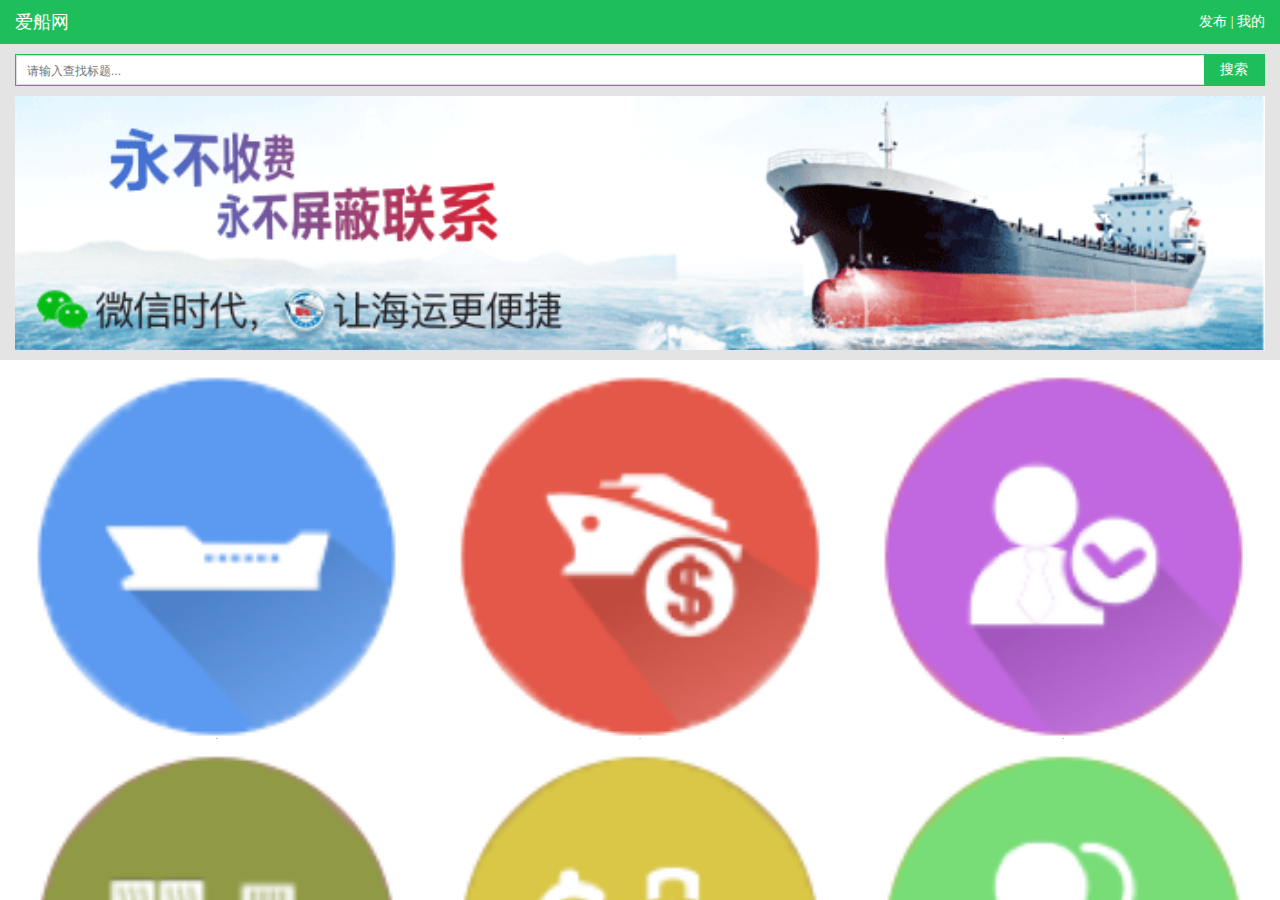
<file: aichuang/index.html>
<!DOCTYPE html>
<html lang="en">
<head>
  <meta charset="UTF-8">
  <meta name="viewport" content="width=device-width">
  <meta name="MobileOptimized" content="420">
  <meta name="apple-mobile-web-app-capable" content="yes"/>
  <meta name="mobile-web-app-capable" content="yes">
  <meta http-equiv="X-UA-Compatible" content="IE=edge,chrome=1">
  <meta name="apple-mobile-web-app-status-bar-style" content="black-translucent"/>
  <meta name="screen-orientation" content="portrait">
  <meta name="x5-orientation" content="portrait">
  <meta name="renderer" content="webkit">
  <title>爱船网</title>
  <style>
    * {
      margin: 0;
      padding: 0;
      border: 0;
    }

    *, :after, :before {
      box-sizing: border-box;
    }

    body {
      font-family: 微软雅黑;
    }

    html {
      font-size: 1px;
    }

    a {
      text-decoration: none;
      color: #000;
    }

    button, input, select, textarea {
      margin: 0;
      outline-offset: 0;
      outline-style: none;
      outline-width: 0;
      -webkit-font-smoothing: inherit;
      background-image: none;
      -webkit-appearance: none !important;
    }

    .clearfix:after {
      content: '';
      display: table;
      line-height: 0;
      clear: both;
    }

    .lt {
      float: left;
    }

    .rt {
      float: right;
    }

    .row {
      display: -webkit-box;
      display: -moz-flex;
      display: -ms-flexbox;
      display: flex;
      width: 100%;
    }

    .col {
      -webkit-box-flex: 1;
      -moz-flex: 1;
      -ms-flex: 1;
      flex: 1;
      display: block;
      width: 100%;
      text-align: center;
    }

    .col-33 {
      -webkit-box-flex: 0;
      -moz-flex: 0 0 33.3333%;
      -ms-flex: 0 0 33.3333%;
      flex: 0 0 33.3333%;
      max-width: 33.3333%;
    }

    .col-25 {
      -webkit-box-flex: 0;
      -moz-flex: 0 0 25%;
      -ms-flex: 0 0 25%;
      flex: 0 0 25%;
      max-width: 25%;
    }

    .l-boat-header {
      line-height: 44px;
      font-size: 18rem;
      padding: 0 15px;
      background-color: #1ebf5a;
      color: #fff;
      position: absolute;
      top: 0;
      left: 0;
      right: 0;
      width: auto;
      height: auto;
    }

    .l-boat-content {
      position: absolute;
      width: auto;
      height: auto;
      overflow: scroll;
      left: 0;
      right: 0;
      top: 44px;
      bottom:0;
    }

    .l-boat-footer {
      width: 100%;
      height: 64px;
      text-align: center;
      background-color: #ffffff;
      color: #636363;
    }

    .l-boat-header .lt, .l-boat-header .rt {
      display: inline-block;
    }

    .l-boat-title {
      padding: 10px 15px;
      background-color: #e4e4e4;
      color: #fff;
    }

    .l-boat-title .title_search {
      position: relative;
      border: 1px solid #1ebf5a;
    }

    .l-boat-title .search_text {
      width: 100%;
      padding: 2px 60px 0 10px;
      border-radius: 3px;
      border: 1px solid #ddd;
      display: block;
      height: 30px;
      color: #111;
      vertical-align: middle;
      line-height: 14px;
      font-size: 12px;
    }

    .l-boat-title .search_button {
      border: none;
      position: absolute;
      right: 0;
      top: 0;
      width: 60px;
      height: 100%;
      font-size: 14rem;
      background-color: #1ebf5a;
      text-align: center;
      line-height: 30px;
    }

    .l-boat-tab {
      text-align: center;
      background-color: #fff;
    }

    .l-boat-tab > .tab_row {
      text-align: center;
      padding: 15px 5px;
    }

    .l-boat-tab .col{
      padding: 0 30px;
    }
    .l-boat-tab img{
      width: 100%;
    }

    .l-boat-table {
      background-color: #fff;
      margin-top: 10px;
    }

    .l-boat-table .table_title {
      font-size: 14px;
      height: 15px;
      display: table;
      width: 100%;
      line-height: 1;
      padding: 15px;
      border-bottom: 1px solid #bbb;
    }

    .l-boat-table .table_title .title_1,
    .l-boat-table .table_title .title_2 {
      display: table-cell;
      vertical-align: middle;
    }

    .l-boat-table .table_title .title_1 {
      width: 3px;
      border-radius: 2px;
      background-color: #619de0;
      top: 0;
      position: relative;
    }

    .l-boat-table .table_title .title_2 {
      padding-left: 5px;
      float: left;
    }

    .l-boat-load-more {
      margin: 10px;
      text-align: center;
      color: #6f6f6f;
    }

    .table_content_1 ,
    .table_content_3{
      padding: 0 15px;
    }

    .table_content_1 .line,
    .table_content_3 .line {
      padding: 10px 0;
    }

    .table_content_1 .line:nth-child(n+2),
    .table_content_3 .line:nth-child(n+2) {
      border-top: 1px solid #dadada;
    }

    .table_content_1 .line img {
      display: inline-block;
      width: 70px;
      height: 70px;
      float: left;
    }

    .table_content_1 .line .text {
      margin-left: 80px;
      color: #656565;
      padding: 2px 0;
    }

    .table_content_1 .line .text_1 {
      font-size: 14rem;
      padding-bottom: 3px;
    }

    .table_content_1 .line .text_2 {
      white-space: normal;
      font-size: 12rem;
      height: 42px;
      line-height: 14px;
      word-wrap: break-word;
      word-break: break-all;
      overflow: hidden;
    }
    .table_content_3 .line img {
      display: inline-block;
      width: 70px;
      height: 50px;
      float: right;
    }
    .table_content_3 .line .text {
      margin-right: 80px;
      color: #656565;
      padding: 2px 0;
      height: 50px;
      position: relative;
    }
    .table_content_3 .line .text_1,
    .table_content_3 .line .text_2{
      overflow: hidden;
      text-overflow: ellipsis;
      white-space: nowrap;
    }
    .table_content_3 .line .text_1 {
      font-size: 14rem;
      padding-bottom: 3px;
      color: #000;
    }

    .table_content_3 .line .text_2 {
      position: absolute;
      bottom: 0;
      width: 100%;
      font-size: 12rem;
    }

    .table_content_2 {
      border-bottom: 1px solid #bbb;
      padding: 0 15px;
      color: #e4e4e4;
    }

    .table_content_2 .tab_row .col {
      padding: 10px;
    }
    .table_content_2 .tab_row .col img {
      height: 35px;
    }
    .table_content_2 .tab_row .col span {
      display: block;
      color: #5d5d5d;
    }
    .table_content_2 .tab_row:nth-child(n+2) {
      border-top: 1px solid #bbb;
    }

    .table_content_2 .tab_row:first-child .col {
      border-left: 1px solid #bbb;
    }

    .table_content_2 .tab_row:first-child .col:last-child {
      border-right: 1px solid #bbb;
    }

    .table_content_2 .tab_row:nth-child(n+2) .col {
      border-left: 1px solid #bbb;
    }

    .table_content_2 .tab_row:nth-child(n+2) .col:last-child {
      border-right: 1px solid #bbb;
    }
  </style>
</head>
<body style="background-color: #e4e4e4;">
<div class="l-boat-header clearfix">
  <span class="lt">爱船网</span>
  <span class="rt" style="font-size:14rem">发布 | 我的</span>
</div>
<div class="l-boat-content">
  <div class="l-boat-title">
    <div class="title_search">
      <input type="text" placeholder="请输入查找标题..." class="search_text" style="">
      <span class="search_button">搜索</span>
    </div>
    <img src="img/top_banner.png" style="width: 100%;margin-top: 10px;" alt="">
  </div>
  <section class="l-boat-tab">
    <div class="tab_row row">
      <a href="javascript:void(0);" class="col col-33">
        <img src="img/tab_1.png" alt="">
        <span>空船</span>
      </a>
      <a href="javascript:void(0);" class="col col-33">
        <img src="img/tab_2.png" alt="">
        <span>买船</span>
      </a>
      <a href="javascript:void(0);" class="col col-33">
        <img src="img/tab_3.png" alt="">
        <span>求职</span>
      </a>
    </div>
    <div class="tab_row row" style="padding-top: 0;">
      <a href="javascript:void(0);" class="col col-33">
        <img src="img/tab_4.png" alt="">
        <span>货盘</span>
      </a>
      <a href="javascript:void(0);" class="col col-33">
        <img src="img/tab_5.png" alt="">
        <span>卖船</span>
      </a>
      <a href="javascript:void(0);" class="col col-33">
        <img src="img/tab_6.png" alt="">
        <span>招聘</span>
      </a>
    </div>
  </section>
  <section class="l-boat-table">
    <p class="table_title">
      <i class="title_1"></i>
      <span class="title_2">推荐海运信息</span>
    </p>
    <div class="table_content_1">
      <div class="line clearfix">
        <img src="img/content_1_1.png" alt="">
        <div class="text">
          <p class="text_1">空船</p>
          <p class="text_2">空船海运出港信息咨询,海运港口数据化管理货船租赁,费用咨询,范围介绍等,海港城市地点分布图...</p>
        </div>
      </div>
      <div class="line clearfix">
        <img src="img/content_1_2.png" alt="">
        <div class="text">
          <p class="text_1">货盘</p>
          <p class="text_2">货盘仓库,货盘堆放管理。管理者人员名单信息。库存数据管理,交接人员出库，核对信息数据，出库管理。</p>
        </div>
      </div>
      <div class="line clearfix">
        <img src="img/content_1_3.png" alt="">
        <div class="text">
          <p class="text_1">求职</p>
          <p class="text_2">求职信息发布,求职者学历,工作经验所有信息,求职需求...</p>
        </div>
      </div>
      <div class="line clearfix">
        <img src="img/content_1_4.png" alt="">
        <div class="text">
          <p class="text_1">货盘租船</p>
          <p class="text_2">货盘租船,5000吨外贸货船,散货船,集装船舶,远近距离续航船舶...</p>
        </div>
      </div>
      <div class="line clearfix">
        <img src="img/content_1_5.png" alt="">
        <div class="text">
          <p class="text_1">船舶出售</p>
          <p class="text_2">2011日本造KASARMAX 07111826重散货船,载重83,494DWT。吃水ON14.6M...</p>
        </div>
      </div>
      <div class="line clearfix">
        <img src="img/content_1_6.png" alt="">
        <div class="text">
          <p class="text_1">出航信息</p>
          <p class="text_2">南昌号出航马六甲海峡,持续续航抵达欧洲,环太平洋航行46万海里...</p>
        </div>
      </div>
    </div>
  </section>
  <section class="l-boat-table">
    <p class="table_title">
      <i class="title_1"></i>
      <span class="title_2">海运工具</span>
    </p>
    <div class="table_content_2">
      <div class="tab_row row">
        <a href="javascript:void(0);" class="col col-25">
          <img src="img/content_2_1.png" alt="">
          <span>船位查询</span>
        </a>
        <a href="javascript:void(0);" class="col col-25">
          <img src="img/content_2_2.png" alt="">
          <span>台风查询</span>
        </a>
        <a href="javascript:void(0);" class="col col-25">
          <img src="img/content_2_3.png" alt="">
          <span>长江水位</span>
        </a>
        <a href="javascript:void(0);" class="col col-25">
          <img src="img/content_2_4.png" alt="">
          <span>航次计算</span>
        </a>
      </div>
      <div class="tab_row row">
        <a href="javascript:void(0);" class="col col-25">
          <img src="img/content_2_5.png" alt="">
          <span>海员证书</span>
        </a>
        <a href="javascript:void(0);" class="col col-25">
          <img src="img/content_2_6.png" alt="">
          <span>海员成绩</span>
        </a>
        <a href="javascript:void(0);" class="col col-25">
          <img src="img/content_2_7.png" alt="">
          <span>培训机构</span>
        </a>
        <a href="javascript:void(0);" class="col col-25">
          <img src="img/content_2_8.png" alt="">
          <span>海员外派</span>
        </a>
      </div>
    </div>
    <p style="height: 15px;"></p>
  </section>
  <section class="l-boat-table">
    <p class="table_title">
      <i class="title_1"></i>
      <span class="title_2">热点海运新闻</span>
    </p>
    <div class="table_content_3">
      <div class="line clearfix">
        <img src="img/content_3_1.png" alt="">
        <div class="text">
          <p class="text_1">海运部通知</p>
          <p class="text_2">2017年7月12日</p>
        </div>
      </div>
      <div class="line clearfix">
        <img src="img/content_3_2.png" alt="">
        <div class="text">
          <p class="text_1">欧盟海运联合经济</p>
          <p class="text_2">2017年7月12日</p>
        </div>
      </div>
      <div class="line clearfix">
        <img src="img/content_3_3.png" alt="">
        <div class="text">
          <p class="text_1">国内有名的海运公司排行榜</p>
          <p class="text_2">2017年7月12日</p>
        </div>
      </div>
    </div>
  </section>
  <div class="l-boat-load-more">
    加载更多
  </div>
  <div class="l-boat-footer">
    <img src="img/foot_icon.png" style="width: 100%;margin-top: 5px;" alt="">
    <p>沪ICP备14027757号</p>
  </div>
</div>

</body>
</html>
</file>
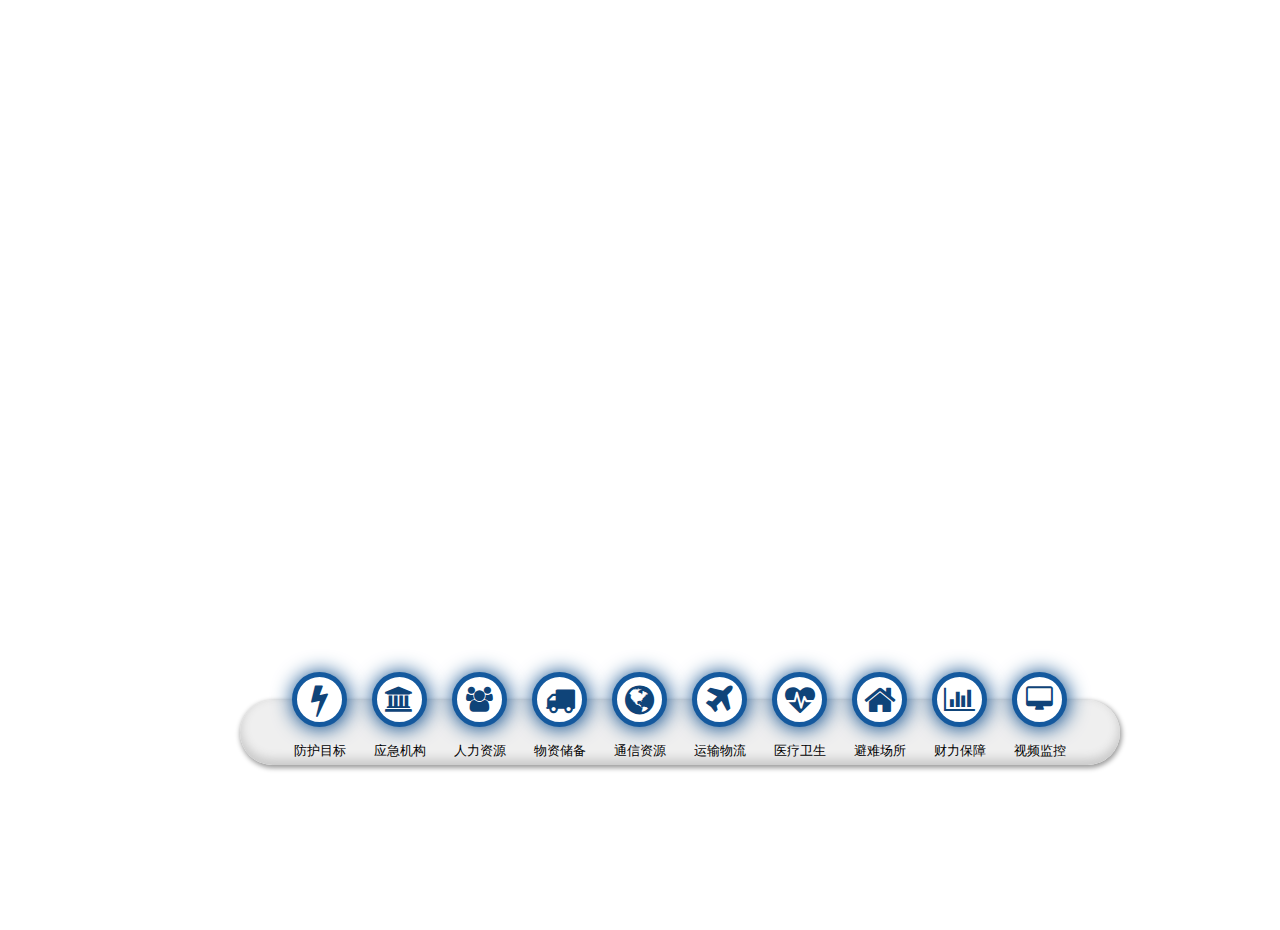
<file: ditu/index.html>
<!DOCTYPE html>
<html lang="en">
<head>
    <meta charset="UTF-8">
    <title>ditu</title>

    <link rel="stylesheet" href="https://maxcdn.bootstrapcdn.com/font-awesome/4.7.0/css/font-awesome.min.css">
    <style>
        *, :before, :after {
            box-sizing: border-box;
            margin: 0;
            padding: 0;
        }

        html, body {
            margin: 0;
            padding: 0;
            height: 100%;
        }

        ul, li {
            list-style: none;
        }

        .map {
            height: 100%;
        }

        .container {
            width: 85%;
            height: 85%;
            margin: auto;
            margin-top: 30px;
            position: relative;
        }

        .plugIn {
            position: absolute;
            bottom: 30px;
            left: 50%;
            margin-left: -400px;
            height: 65px;
        }

        .plugIn:after {
            content: '';
            display: table;
            clear: both;
        }

        .plugIn .plugIn-list {
            height: 100%;
            border-radius: 60px;
            background-color: rgba(234, 234, 234, 0.74);
            box-shadow: 1px 2px 5px 1px #9c9c9c, inset 0 -5px 10px 1px #cacaca;
            padding: 0 40px;
        }

        .plugIn .plugIn-list > li {
            float: left;
            width: 80px;
            text-align: center;
            font-size: 13px;
            height: 100%;
            padding-top: 42px;
            position: relative;
        }

        .plugIn .plugIn-list > li.active > i {
            color: #fff;
            background: linear-gradient(#2f83d8, #053769);
            line-height: 55px;
            border: 0;
        }

        .plugIn .plugIn-list > li > i {
            box-shadow: 1px 1px 20px 1px #0a4b8c;
            width: 55px;
            height: 55px;
            border-radius: 30px;
            background-color: #fff;
            position: absolute;
            top: -28px;
            left: 50%;
            margin-left: -28px;
            cursor: pointer;
            font-size: 34px;
            color: #0f4479;
            border: 5px solid #14599e;
            line-height: 46px;
        }

        .plugIn .plugIn-box {
            position: absolute;
            bottom: 108px;
            min-width: 100%;
            background-color: rgba(255, 255, 255, 0.74);
            box-shadow: 1px 2px 5px 1px #9c9c9c, inset 0 -5px 10px 1px #cacaca;
            border-radius: 3px;
            padding: 5px 10px;
            display: none;
        }

        .plugIn .plugIn-box > li {
            line-height: 1.7;
            border-radius: 2px;
            font-size: 12px;
            margin-bottom: 5px;
            cursor: pointer;
            white-space: nowrap;
            text-align: left;
            padding: 0 5px;
        }

        .plugIn .plugIn-box > li:hover,
        .plugIn .plugIn-box > li.active {
            background-color: #2b67ad;
            color: #fff;
        }

        .plugIn .plugIn-box:after {
            content: '';
            width: 0;
            height: 0;
            border-style: solid;
            border-width: 8px 7px 0 7px;
            border-color: #b9b9b9 transparent transparent transparent;
            position: absolute;
            bottom: -8px;
            margin-left: -7px;
        }
    </style>
</head>
<body>
<div class="container">
    <div id="map" class="map"></div>
    <div class="plugIn">
        <ul class="plugIn-list">
            <li data-v="shield" class="noList">
                <i class="fa fa-bolt"></i>
                <span>防护目标</span>
            </li>
            <li data-v="alarm">
                <ul class="plugIn-box">
                    <li>党政军机关</li>
                    <li>学校</li>
                    <li>公众聚集场所</li>
                    <li>重要场所</li>
                    <li>在建工程施工场所</li>
                    <li>公路基础设施</li>
                    <li>水运基础交通设施</li>
                    <li>水利设施</li>
                    <li>电力基础设施</li>
                    <li>石油天然气设施</li>
                    <li>领导机构</li>
                    <li>办事机构</li>
                    <li>指挥和综合协调机构</li>
                </ul>
                <i class="fa fa-university" style="font-size: 25px;"></i>
                <span>应急机构</span></li>
            <li data-v="reunion">
                <ul class="plugIn-box">
                    <li>专家</li>
                    <li>军队</li>
                    <li>武警</li>
                    <li>公安警察</li>
                    <li>专业救援队伍</li>
                </ul>
                <i class="fa fa-users" style="font-size: 25px;"></i>
                <span>人力资源</span>
            </li>
            <li data-v="plumbering">
                <ul class="plugIn-box">
                    <li>战略性储备物资</li>
                    <li>专用应急物资及储备</li>
                    <li>基本生活保障物资</li>
                    <li>应急装备</li>
                </ul>
                <i style="font-size: 30px;" class="fa fa-truck"></i>
                <span>物资储备</span>
            </li>
            <li data-v="earth-globe">
                <ul class="plugIn-box">
                    <li>通信网</li>
                    <li>通信保障机构</li>
                    <li>通信设备</li>
                </ul>
                <i class="fa fa-globe"></i>
                <span>通信资源</span>
            </li>
            <li data-v="travel">
                <ul class="plugIn-box">
                    <li>运输站场</li>
                    <li>运输设备</li>
                    <li>运输保障机构</li>
                </ul>
                <i class="fa fa-plane"></i>
                <span>运输物流</span>
            </li>
            <li data-v="hospital">
                <ul class="plugIn-box">
                    <li>医疗机构</li>
                    <li>疾病预防控制中心</li>
                    <li>卫生监督所</li>
                    <li>医学科学研究机构</li>
                    <li>医疗设备和药品</li>
                    <li>其他医疗卫生资源</li>
                </ul>
                <i class="fa fa-heartbeat" style="font-size: 30px;"></i>
                <span>医疗卫生</span>
            </li>
            <li data-v="shelter">
                <ul class="plugIn-box">
                    <li>避难场所</li>
                    <li>人防工程</li>
                </ul>
                <i class="fa fa-home"></i>
                <span>避难场所</span>
            </li>
            <li data-v="refund">
                <ul class="plugIn-box">
                    <li>专项应急资金</li>
                    <li>募捐资金</li>
                    <li>应急保障</li>
                </ul>
                <i class="fa fa-bar-chart" style="font-size: 27px;"></i>
                <span>财力保障</span>
            </li>
            <li data-v="desktop" class="noList">
                <i style="font-size: 25px;" class="fa fa-desktop"></i>
                <span>视频监控</span>
            </li>
        </ul>
    </div>
    <div id="r-result"></div>
</div>

<script src="https://code.jquery.com/jquery-1.12.4.min.js"
        integrity="sha256-ZosEbRLbNQzLpnKIkEdrPv7lOy9C27hHQ+Xp8a4MxAQ=" crossorigin="anonymous"></script>
<script type="text/javascript" src="http://api.map.baidu.com/api?v=2.0&ak=KIHriAFGf9CvDHA65gvGDuMjpQgvtAyC"></script>
<script type="text/javascript" src="index.js"></script>
</body>
</html>
</file>
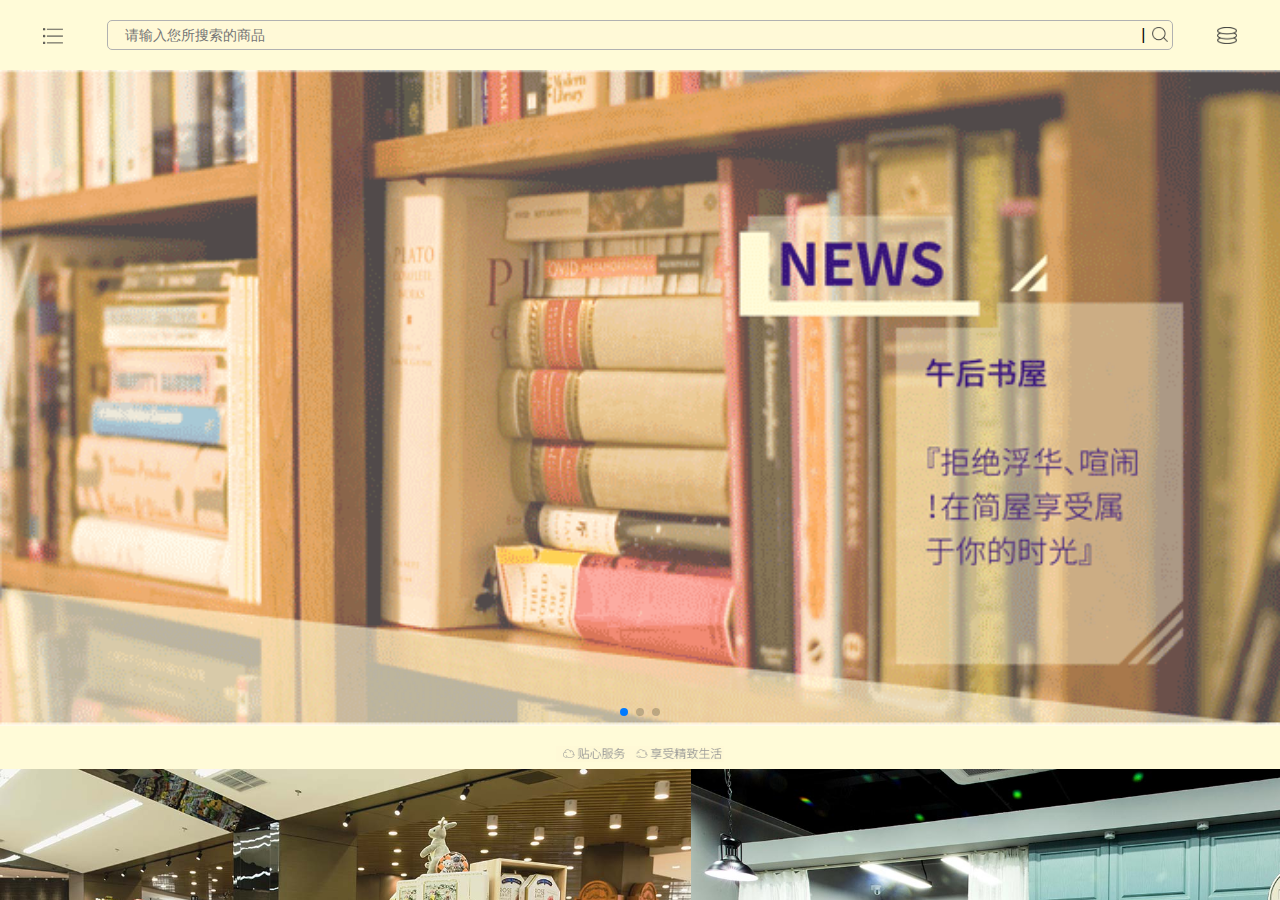
<file: xiaduxiaozhen/index.html>
<!DOCTYPE html>
<html lang="en">
<head>
    <meta charset="utf-8">
    <meta name="viewport" content="width=device-width,initial-scale=1.0">
    <meta name="MobileOptimized" content="420">
    <meta name="apple-mobile-web-app-capable" content="yes"/>
    <meta name="mobile-web-app-capable" content="yes">
    <meta http-equiv="X-UA-Compatible" content="IE=edge,chrome=1">
    <meta name="apple-mobile-web-app-status-bar-style" content="black-translucent"/>
    <meta name="screen-orientation" content="portrait">
    <meta name="x5-orientation" content="portrait">
    <meta name="renderer" content="webkit">
    <meta content="telephone=no" name="format-detection">
    <title>味莱超市</title>
    <link rel="stylesheet" href="css/normalize.css">
    <link rel="stylesheet" href="css/index.css">

    <link rel="stylesheet" href="plugin/css/swiper.min.css">
    <script src="plugin/js/jquery-1.12.4.min.js"></script>
    <script src="plugin/js/swiper.min.js"></script>
    <script src="js/global.js"></script>
    <style>
        .weilai-index {
            transition: all .2s ease-in-out;
            position: relative;
            z-index: 2;
        }

        .weilai-index-top {
            padding: 20px 5px;
            display: table;
            width: 100%;
        }

        .weilai-index-top .top_cell {
            display: table-cell;
            text-align: center;
        }

        .weilai-index-top img {
            width: 20px;
            vertical-align: middle;
        }

        .weilai-index .top_cell {
            margin: 0 10px;
            position: relative;
        }

        .weilai-index-top .input_group {
            margin: 0 5px;
        }

        .weilai-index-top input {
            width: 100%;
            height: 30px;
            line-height: 30px;
            border: 1px solid #b1b1b1;
            border-radius: 5px;
            font-size: 16px;
            text-indent: 15px;
            background: #fff9d7;
        }

        .weilai-index-top input::placeholder {
            font-size: 14px;
        }

        .weilai-index-top .input_search {
            position: absolute;
            top: 0;
            line-height: 30px;
            right: 5px;
        }

        .weilai-index-top .input_search img {
            padding: 0px 2px;
            margin: 0 3px 2px 5px;
        }

        .weilai-index-group {
            margin: 15px 0;
        }

        .weilai-index-group .group_title {
            margin: 7px auto;
            display: block;
            height: 16px;
            width: auto;
        }

        .weilai-index-group .group_content_broad {
            overflow-x: scroll;
            overflow-y: hidden;
            white-space: nowrap;
            width: 100%;
            font-size: 0;
        }

        .weilai-index-group .group_content_broad .broad_cell {

        }

        .weilai-index-group .group_content_detail {
            position: relative;
            padding-left: 30%;
            margin-bottom: 15px;
            transition: all .2s ease-in-out;
        }

        .weilai-index-group .detail_cell_img {
            width: 30%;
            position: absolute;
            left: 0;
        }

        .weilai-index-group .detail_cell_box {
            padding: 0 15px;
            border-top: 1px solid #e4a080;
        }

        .weilai-index-group .detail_cell_box_title {
            font-size: 14px;
            color: #e47541;
            padding: 8px 0;
            width: 75%;
            font-weight: 600;
            text-overflow: ellipsis;
            overflow: hidden;
            white-space: nowrap;
        }

        .weilai-index-group .detail_cell_box_text {
            font-size: 10px;
            color: #3c197f;
            line-height: 1.4;
            width: 60%;
        }

        .weilai-index-group .detail_cell_line {
            margin: 10px 20px 0 30px;
            border-top: 1px solid #f7c8b2;

        }

        .weilai-index-group .detail_cell_more {
            width: 25px;
            position: absolute;
            right: 10%;
            top: 50%;
            margin-top: -15px;
            animation: page-li 1.3s cubic-bezier(0.11, -0.62, 1, 1.71) infinite;
        }

        /*user*/
        .weilai-index-user {
            position: absolute;
            top: 0;
            width: 100%;
            height: 100%;
            display: flex;
            flex-direction: column;
        }

        .weilai-index-user-top {
            padding: 50px 0 30px 15px;
            position: relative;
            margin-top: 10px;
        }

        .weilai-index-user-top:after {
            content: '';
            display: inline-block;
            width: 100%;
            height: 100%;
            background: url(image/index/user/top.png) no-repeat;
            background-size: 70%;
            background-position: 125% -15%;
            position: absolute;
            top: 0;
            right: 0;
        }

        .weilai-index-user-top p {
            text-align: right;
            width: 35%;
            line-height: 1.5;
            position: relative;
            z-index: 1;
        }

        .weilai-index-user-top .user-top_name {
            font-size: 20px;
            color: #3b1880;
            font-weight: 600;
        }

        .weilai-index-user-top .user-top_member {
            font-size: 12px;
            color: #e05d27;
        }

        .weilai-index-user-top .user-top_member_icon {
            border-radius: 100px;
            display: inline-block;
            width: 15px;
            height: 15px;
            background-color: #e05d27;
            color: #fff;
            text-align: center;
            line-height: 15px;
            margin-left: 3px;
        }

        .weilai-index-user-type {
            flex: auto;
            display: flex;
            flex-direction: column;
        }

        .weilai-index-user-type li {
            flex: auto;
            border-top: 1px solid #f59a75;
            font-size: 14px;
            color: #616161;
            display: flex;
            justify-content: center;
            flex-direction: column;
            padding-left: 20px;
            transition: all .2s ease-in-out;
        }

        .weilai-index-user-type li.active {
            color: #df5710;
            font-size: 18px;
            background-color: #fffbd8;
            box-shadow: 0 2px 20px 4px #dcac98;
        }

        .weilai-index-user-type img {
            width: 20px;
            vertical-align: middle;
            margin-right: 3px;
        }

        .weilai-index-user-type li.no_border {
            flex: auto;
            border-top: 0;
        }

        .weilai-index-user-type .coupons_number {
            display: inline-block;
            width: 20px;
            height: 20px;
            line-height: 20px;
            border-radius: 100px;
            color: #ffffff;
            background-color: #e22f2f;
            text-align: center;
            margin-left: 50%;
        }

        .weilai-index_user_active {
            transform: scale(0.9) translate(75%);
            height: 100%;
            box-shadow: -2px 0 20px 0 #808080;
            overflow: hidden;
        }

        .weilai-index_user_active .weilai-index-active-background {
            position: absolute;
            top: 0;
            bottom: 0;
            left: 0;
            right: 0;
            z-index: 2;
        }

        .weilai-index_user_active .group_content_broad {
            overflow: hidden;
        }

        @keyframes page-li {
            0% {
                transform: translatex(0)
            }
            50% {
                transform: translatex(-4px)
            }
            100% {
                transform: translatex(0)
            }
        }

        .weilai-index-group .group_content_detail.active {
            transform: scale(0.9);
            box-shadow: 0 1px 20px 1px #c3c3c3;
        }

        .group_content_broad a {
            width: 54%;
            min-height: 130px;
            display: inline-block;
        }
    </style>
    <script>
        $(function () {
            var mySwiper = new Swiper('.swiper-container', {
                loop: true,

                pagination: {
                    el: '.swiper-pagination'
                }
            });
            $('.top_cell_set_active').on('click', function () {
                $('.weilai-index').addClass('weilai-index_user_active');
                $('.weilai-index-user').css('display', '')
            });
            var bg = $('.weilai-index-active-background');
            bg.on('click', function (e) {
                e.stopPropagation();
                $('.weilai-index').removeClass('weilai-index_user_active');
                setTimeout(function () {
                    $('.weilai-index-user').css('display', 'none')
                }, 300)
            });
            bg.on('touchstart touchmove touchend', function (e) {
                e.stopPropagation();
            });
            var typeli = $('.weilai-index-user-type li');
            typeli.on('touchstart', function () {
                $(this).addClass('active')
            });
            typeli.on('touchend', function () {
                $(this).removeClass('active')
            });
            var contentDetail = $('.weilai-index-group .group_content_detail');
            contentDetail.on('touchstart', function () {
                $(this).addClass('active')
            });
            contentDetail.on('touchend', function () {
                $(this).removeClass('active')
            });

        })
    </script>
</head>
<body>
<div class="weilai-container">
    <div class="weilai-index weilai-index-background">
        <div class="weilai-index-active-background"></div>
        <div class="weilai-index-top">
            <div class="top_cell top_cell_set_active">
                <img src="image/index/left-icon.png" alt="">
            </div>
            <div class="top_cell">
                <div class="input_group">
                    <input type="text" placeholder="请输入您所搜索的商品">
                    <span class="input_search">|<img src="image/index/search-icon.png" alt=""></span>
                </div>
            </div>
            <div class="top_cell">
                <img src="image/index/right-icon.png" alt="">
            </div>
        </div>
        <div class="swiper-container">
            <div class="swiper-wrapper">
                <div class="swiper-slide">
                    <img src="image/index/top.png" alt="">
                </div>
                <div class="swiper-slide">
                    <img src="image/index/top.png" alt="">
                </div>
                <div class="swiper-slide">
                    <img src="image/index/top.png" alt="">
                </div>
            </div>
            <div class="swiper-pagination"></div>
        </div>
        <div class="weilai-index-group">
            <img class="group_title" src="image/index/index_15.png" alt="">
            <div class="group_content_broad">
                <a href="">
                    <img class="broad_cell" src="image/1522635987834.jpg" alt="">
                </a>
                <a href=""> <img class="broad_cell" src="image/1522637012402.jpg" alt="">
                </a>
                <a href=""> <img class="broad_cell" src="image/1522637053566.jpg" alt="">
                </a>
                <a href=""> <img class="broad_cell" src="image/1522637068928.jpg" alt="">
                </a>
                <a href=""> <img class="broad_cell" src="image/1522641448109.jpg" alt="">
                </a>
                <a href=""> <img class="broad_cell" src="image/1522641492255.jpg" alt="">
                </a>
                <a href=""> <img class="broad_cell" src="image/1522641600442.jpg" alt="">
                </a>


            </div>
        </div>
        <div class="weilai-index-group">
            <img class="group_title" src="image/index/index_25.png" alt="">
            <div class="group_content_detail">
                <img class="detail_cell_img" src="image/index/index_28.png" alt="">
                <div class="detail_cell_box">
                    <p class="detail_cell_box_title">"夏尔葡萄酒吧餐厅"</p>
                    <p class="detail_cell_box_text">一杯Shiraz葡萄酒，造就一间专业葡萄酒吧餐厅</p>
                    <p class="detail_cell_line"></p>
                </div>
                <img class="detail_cell_more" src="image/index/index_31.png" alt="">
            </div>
            <div class="group_content_detail">
                <img class="detail_cell_img" src="image/index/index_28.png" alt="">
                <div class="detail_cell_box">
                    <p class="detail_cell_box_title">"夏尔葡萄酒吧餐厅"</p>
                    <p class="detail_cell_box_text">一杯Shiraz葡萄酒，造就一间专业葡萄酒吧餐厅</p>
                    <p class="detail_cell_line"></p>
                </div>
                <img class="detail_cell_more" src="image/index/index_31.png" alt="">
            </div>
            <div class="group_content_detail">
                <img class="detail_cell_img" src="image/index/index_28.png" alt="">
                <div class="detail_cell_box">
                    <p class="detail_cell_box_title">"夏尔葡萄酒吧餐厅"</p>
                    <p class="detail_cell_box_text">一杯Shiraz葡萄酒，造就一间专业葡萄酒吧餐厅</p>
                    <p class="detail_cell_line"></p>
                </div>
                <img class="detail_cell_more" src="image/index/index_31.png" alt="">
            </div>
            <div class="group_content_detail">
                <img class="detail_cell_img" src="image/index/index_28.png" alt="">
                <div class="detail_cell_box">
                    <p class="detail_cell_box_title">"夏尔葡萄酒吧餐厅"</p>
                    <p class="detail_cell_box_text">一杯Shiraz葡萄酒，造就一间专业葡萄酒吧餐厅</p>
                    <p class="detail_cell_line"></p>
                </div>
                <img class="detail_cell_more" src="image/index/index_31.png" alt="">
            </div>
            <div class="group_content_detail">
                <img class="detail_cell_img" src="image/index/index_28.png" alt="">
                <div class="detail_cell_box">
                    <p class="detail_cell_box_title">"夏尔葡萄酒吧餐厅"</p>
                    <p class="detail_cell_box_text">一杯Shiraz葡萄酒，造就一间专业葡萄酒吧餐厅</p>
                    <p class="detail_cell_line"></p>
                </div>
                <img class="detail_cell_more" src="image/index/index_31.png" alt="">
            </div>
            <div class="group_content_detail">
                <img class="detail_cell_img" src="image/index/index_28.png" alt="">
                <div class="detail_cell_box">
                    <p class="detail_cell_box_title">"夏尔葡萄酒吧餐厅"</p>
                    <p class="detail_cell_box_text">一杯Shiraz葡萄酒，造就一间专业葡萄酒吧餐厅</p>
                    <p class="detail_cell_line"></p>
                </div>
                <img class="detail_cell_more" src="image/index/index_31.png" alt="">
            </div>
        </div>
    </div>
    <div class="weilai-index-user weilai-index-background" style="display: none">
        <div class="weilai-index-user-top">
            <p class="user-top_name">Maria Elliott</p>
            <p class="user-top_member">
                普通会员
                <span class="user-top_member_icon">v</span></p>
        </div>
        <ul class="weilai-index-user-type">
            <li>
                <a href="vegetables-type.html">
                    <img src="image/index/user/type-icon.png" alt="">
                    商品分类
                </a>
            </li>
            <li>
                <a href="wish-list.html">
                    <img src="image/index/user/wish-icon.png" alt="">
                    心愿单
                </a>
            </li>
            <li>
                <a href="new-goods.html">
                    <img src="image/index/user/new-icon.png" alt="">
                    新商品
                </a>
            </li>
            <li><a href="member-center.html">
                <img src="image/index/user/user-icon.png" alt="">
                会员中心
            </a></li>
            <li class="no_border">
                <a href="member-center.html">
                    <img src="image/index/user/shop-icon.png" alt="">
                    积分商城
                </a></li>
            <li class="no_border">
                <a href="member-center.html">
                    <img src="image/index/user/foot-icon.png" alt="">
                    会员足迹
                </a>
            </li>
            <li>
                <a href="coupons.html">
                    <img src="image/index/user/coupons-icon.png" alt="">
                    优惠券
                    <i class="coupons_number">9</i></a>
            </li>
            <li>
            <span>
                <img src="image/index/user/close-icon.png" alt="">
                注销
            </span></li>
        </ul>
    </div>
</div>
</body>
</html>
</file>
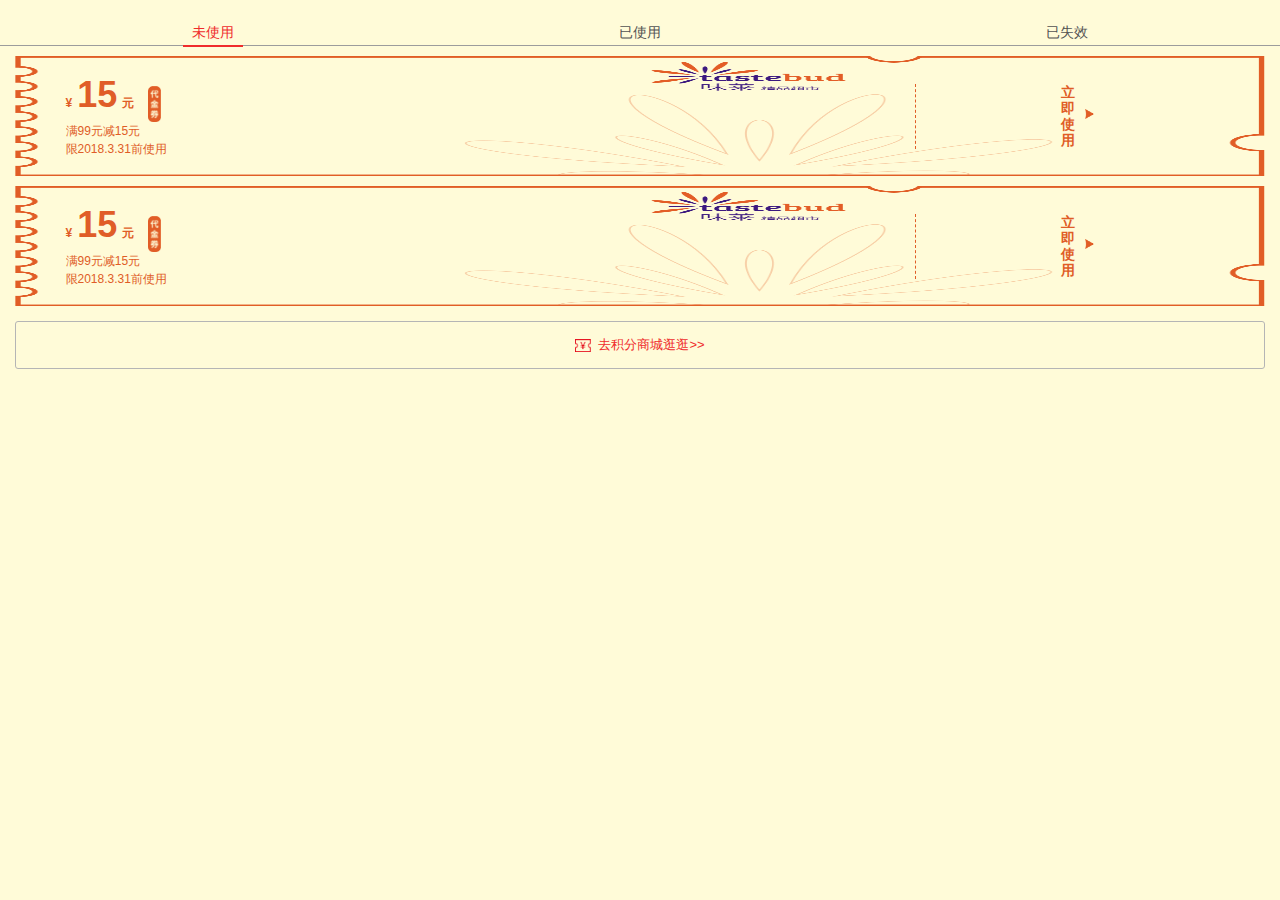
<file: xiaduxiaozhen/coupons.html>
<!DOCTYPE html>
<html lang="en">
<head>
    <meta charset="utf-8">
    <meta name="viewport" content="width=device-width,initial-scale=1.0">
    <meta name="MobileOptimized" content="420">
    <meta name="apple-mobile-web-app-capable" content="yes"/>
    <meta name="mobile-web-app-capable" content="yes">
    <meta http-equiv="X-UA-Compatible" content="IE=edge,chrome=1">
    <meta name="apple-mobile-web-app-status-bar-style" content="black-translucent"/>
    <meta name="screen-orientation" content="portrait">
    <meta name="x5-orientation" content="portrait">
    <meta name="renderer" content="webkit">
    <meta content="telephone=no" name="format-detection">
    <title>优惠券</title>
    <link rel="stylesheet" href="css/normalize.css">
    <link rel="stylesheet" href="css/index.css">
    <link rel="stylesheet" href="plugin/css/rippler.min.css">
    <script src="plugin/js/jquery-1.12.4.min.js"></script>
    <script src="plugin/js/jquery.rippler.min.js"></script>
    <script src="js/global.js"></script>
    <style>
        .weilai-coupons-top {
            display: flex;
            flex-direction: row;
            margin-top: 20px;
            border-bottom: 1px solid #9c9c9c;
        }

        .weilai-coupons-top li {
            flex: auto;
            text-align: center;
            font-size: 14px;
            color: #525252;
            line-height: 1.8;
            position: relative;
        }

        .weilai-coupons-top li.active {
            color: #ef2c2c;
        }

        .weilai-coupons-top li.active:before {
            content: '';
            display: inline-block;
            width: 60px;
            border-bottom: 2px solid #ef2c2c;
            position: absolute;
            bottom: -2px;
            left: 50%;
            margin-left: -30px;
        }

        .weilai-coupons-group {
            display: none;
        }

        .weilai-coupons-group .shop_content_coupons_text {
            width: 70%;
            padding-left: 5px;
        }

        .weilai-coupons-group .shop_content_coupons_use {
            width: 25%;
            text-align: center;
            border-left: 1px dashed;
        }

        .weilai-coupons-group .shop_content_coupons_text .num {
            font-size: 36px;
            margin: 0 5px;
        }

        .weilai-coupons-group .shop_content_coupons_text .price {
            font-weight: 600;
        }

        .weilai-coupons-group .shop_content_coupons_text .icon {
            background: url("image/coupons/icon-active.png") no-repeat;
            background-size: contain;
            width: 15px;
            vertical-align: middle;
            margin-left: 10px;
            height: 3em;
            display: inline-block;
        }

        .weilai-coupons-group.weilai-coupons-group_not_use .shop_content_coupons_text .icon {
            background-image: url("image/coupons/icon.png");
        }

        .weilai-coupons-group .shop_content_coupons_text .text > li {
            line-height: 1.5;
        }

        .weilai-coupons-group .shop_content_coupons_use .use {
            width: 1em;
            font-size: 14px;
            display: inline-block;
            font-weight: 600;
            position: relative;
        }

        .weilai-coupons-group .shop_content_coupons_use .use:after {
            content: '';
            display: inline-block;
            width: 10px;
            height: 10px;
            background-image: url("image/coupons/more-active.png");
            background-repeat: no-repeat;
            -webkit-background-size: contain;
            background-size: contain;
            position: absolute;
            top: 50%;
            right: -20px;
            margin-top: -7px;
        }

        .weilai-coupons-group.weilai-coupons-group_not_use .shop_content_coupons_use .use:after {
            background-image: url("image/coupons/more.png");
        }

        .weilai-coupons-group .shop_content_coupons,
        .weilai-coupons-group .shop_content_buttons {
            display: flex;
            align-items: center;
            justify-content: center;
            flex-direction: column;
        }

        .weilai-coupons-group .shop_content_coupons {
            background-image: url("image/coupons/coupons-active.png");
            background-repeat: no-repeat;
            -webkit-background-size: contain;
            background-size: 100% 100%;
            background-position: center;
            height: 120px;
            padding: 10px 15px;
            flex-direction: row;
            font-size: 12px;
            margin: 10px 0;
        }

        .weilai-coupons-group.weilai-coupons-group_not_use .shop_content_coupons {
            background-image: url("image/coupons/coupons.png");
        }

        .weilai-coupons-group {
            padding: 0 15px;
        }

        .weilai-coupons-group_no_use {
            color: #e05d27;
        }

        .weilai-coupons-group_not_use {
            color: #828282;
        }

        .weilai-coupons-group.active {
            display: block;
        }

        .weilai-coupons-button {
            margin: 15px;
            font-size: 13px;
            color: #ef2c2c;
            text-align: center;
            border: 1px solid #b5b5b5;
            border-radius: 3px;
            line-height: 3.5em;
        }

        .weilai-coupons-button img {
            width: 16px;
            vertical-align: middle;
            margin-right: 7px;
        }
    </style>
    <script>
        $(function () {
            $('.weilai-coupons-top li').click(function () {
                $('.weilai-coupons-top li').removeClass('active');
                $(this).addClass('active');
                $('.weilai-coupons-group').removeClass('active');
                if ($(this).data('type') === 'noUse') {
                    $('.weilai-coupons-group_no_use').addClass('active');
                } else if ($(this).data('type') === 'use') {
                    $('.weilai-coupons-group_use').addClass('active');
                } else {
                    $('.weilai-coupons-group_failure').addClass('active');
                }
            })
        })
    </script>
</head>
<body>
<div class="weilai-container">
    <div class="weilai-coupons weilai-index-background">
        <ul class="weilai-coupons-top">
            <li class="active" data-type="noUse">未使用</li>
            <li data-type="use">已使用</li>
            <li data-type="failure">已失效</li>
        </ul>
        <div class="weilai-coupons-group weilai-coupons-group_no_use active">
            <div class="shop_content_coupons">
                <div class="shop_content_coupons_text">
                    <p class="price">¥<span class="num">15</span>元
                        <i class="icon"></i>
                    </p>
                    <ul class="text">
                        <li>满99元减15元</li>
                        <li>限2018.3.31前使用</li>
                    </ul>
                </div>
                <div class="shop_content_coupons_use">
                        <span class="use">
                            立即使用
                        </span>
                </div>
            </div>
            <div class="shop_content_coupons">
                <div class="shop_content_coupons_text">
                    <p class="price">¥<span class="num">15</span>元
                        <i class="icon"></i>
                    </p>
                    <ul class="text">
                        <li>满99元减15元</li>
                        <li>限2018.3.31前使用</li>
                    </ul>
                </div>
                <div class="shop_content_coupons_use">
                <span class="use">
                    立即使用
                </span>
                </div>
            </div>
        </div>
        <div class="weilai-coupons-group weilai-coupons-group_not_use weilai-coupons-group_use">
            <div class="shop_content_coupons">
                <div class="shop_content_coupons_text">
                    <p class="price">¥<span class="num">15</span>元
                        <i class="icon"></i>
                    </p>
                    <ul class="text">
                        <li>满99元减15元</li>
                        <li>限2018.3.31前使用</li>
                    </ul>
                </div>
                <div class="shop_content_coupons_use">
                        <span class="use">
                            立即使用
                        </span>
                </div>
            </div>
            <div class="shop_content_coupons">
                <div class="shop_content_coupons_text">
                    <p class="price">¥<span class="num">15</span>元
                        <i class="icon"></i>
                    </p>
                    <ul class="text">
                        <li>满99元减15元</li>
                        <li>限2018.3.31前使用</li>
                    </ul>
                </div>
                <div class="shop_content_coupons_use">
                <span class="use">
                    立即使用
                </span>
                </div>
            </div>
        </div>
        <div class="weilai-coupons-group weilai-coupons-group_not_use weilai-coupons-group_failure">
            <div class="shop_content_coupons">
                <div class="shop_content_coupons_text">
                    <p class="price">¥<span class="num">15</span>元
                        <i class="icon"></i>
                    </p>
                    <ul class="text">
                        <li>满99元减15元</li>
                        <li>限2018.3.31前使用</li>
                    </ul>
                </div>
                <div class="shop_content_coupons_use">
                        <span class="use">
                            立即使用
                        </span>
                </div>
            </div>
            <div class="shop_content_coupons">
                <div class="shop_content_coupons_text">
                    <p class="price">¥<span class="num">15</span>元
                        <i class="icon"></i>
                    </p>
                    <ul class="text">
                        <li>满99元减15元</li>
                        <li>限2018.3.31前使用</li>
                    </ul>
                </div>
                <div class="shop_content_coupons_use">
                <span class="use">
                    立即使用
                </span>
                </div>
            </div>
        </div>
        <div class="weilai-coupons-button rippler rippler-default"><img src="image/coupons/yuan.png" alt="">去积分商城逛逛>></div>
    </div>
</div>
</body>
</html>
</file>
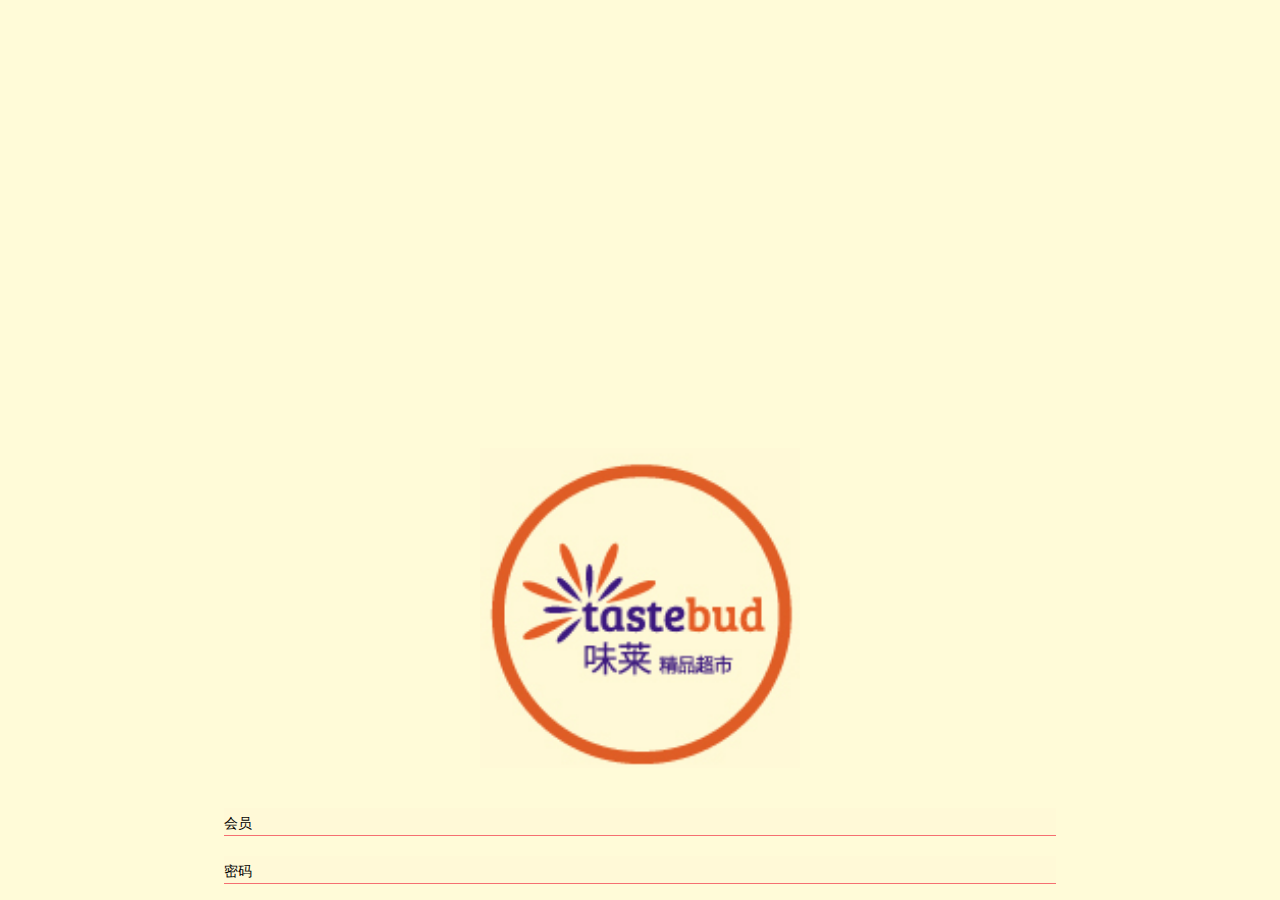
<file: xiaduxiaozhen/login.html>
<!DOCTYPE html>
<html lang="en">
<head>
    <meta charset="utf-8">
    <meta name="viewport" content="width=device-width,initial-scale=1.0">
    <meta name="MobileOptimized" content="420">
    <meta name="apple-mobile-web-app-capable" content="yes"/>
    <meta name="mobile-web-app-capable" content="yes">
    <meta http-equiv="X-UA-Compatible" content="IE=edge,chrome=1">
    <meta name="apple-mobile-web-app-status-bar-style" content="black-translucent"/>
    <meta name="screen-orientation" content="portrait">
    <meta name="x5-orientation" content="portrait">
    <meta name="renderer" content="webkit">
    <meta content="telephone=no" name="format-detection">
    <title>登陆</title>
    <link rel="stylesheet" href="css/normalize.css">
    <link rel="stylesheet" href="css/index.css">
    <link rel="stylesheet" href="plugin/css/rippler.min.css">
    <script src="plugin/js/jquery-1.12.4.min.js"></script>
    <script src="plugin/js/jquery.rippler.min.js"></script>
    <script src="js/global.js"></script>
    <style>
        .weilai-login-icon {
            display: block;
            margin: 35% auto 40px auto;
            width: 25%;
        }

        .weilai-login-group {
            margin: 20px auto;
            width: 65%;
            position: relative;
        }

        .weilai-login-group .login-group_text {
            position: absolute;
            line-height: 30px;
            font-size: 14px;
        }

        .weilai-login-group .login-group_input {
            width: 100%;
            background-color: #fff9d7;
            border-bottom: 1px solid #f56f71;
            line-height: 25px;
            font-size: 16px;
            text-align: center;
            padding: 1px 3em;
            color: #8c8c8c;
        }

        .weilai-login-button {
            margin: 30% auto;
            display: block;
            width: 65%;
            text-align: center;
            padding: 13px;
            background-color: #de5d25;
            color: #fff;
            border-radius: 100px;
        }
    </style>
</head>
<body>
<div class="weilai-container">
    <div class="weilai-login weilai-index-background">
        <img class="weilai-login-icon" src="image/login/login_03.png" alt="">
        <div class="weilai-login-group">
            <span class="login-group_text">会员</span>
            <input class="login-group_input" type="text">
        </div>
        <div class="weilai-login-group">
            <span class="login-group_text">密码</span>
            <input class="login-group_input" type="password">
        </div>
        <div class="weilai-login-button rippler rippler-default">
            登陆
        </div>
    </div>
</div>
</body>
</html>
</file>
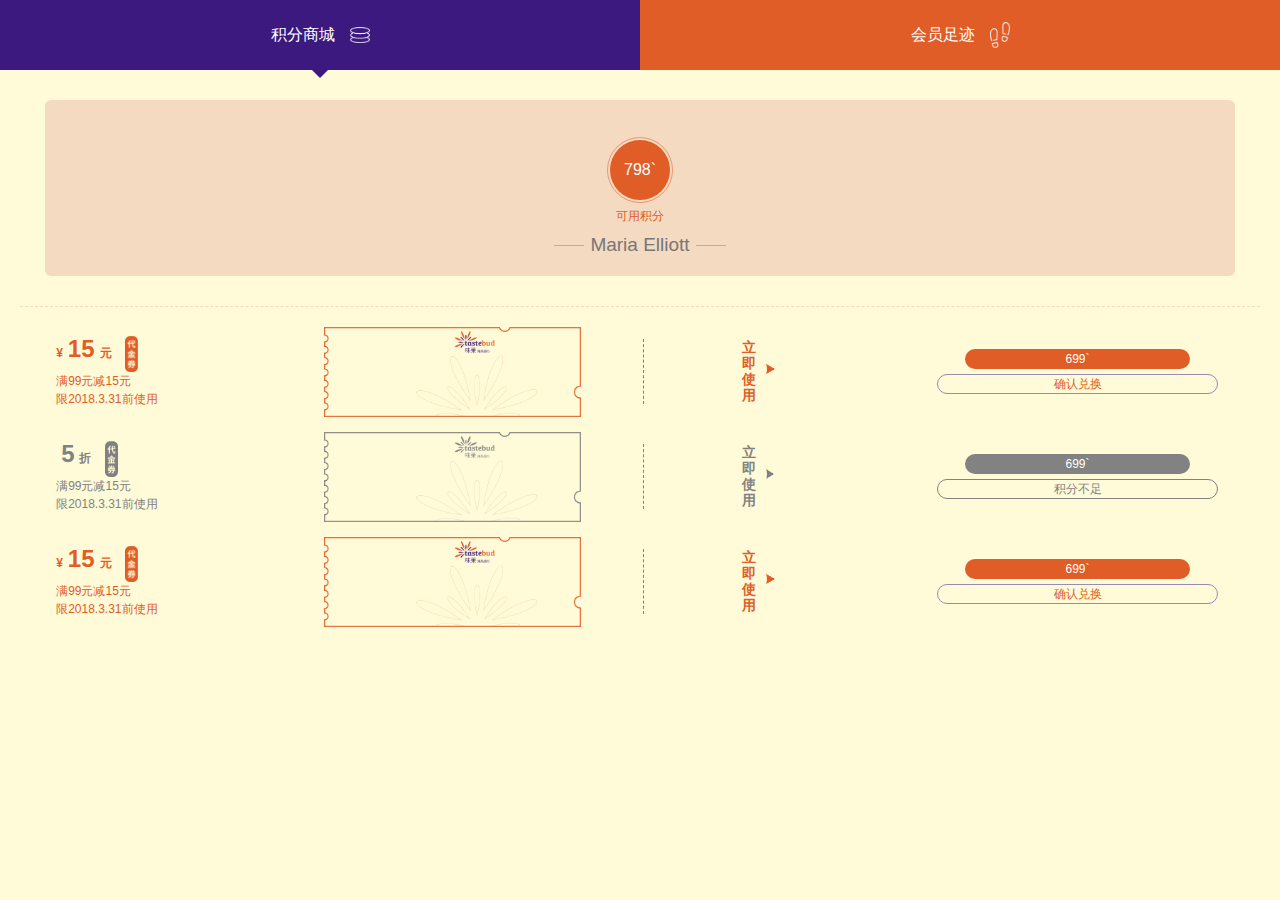
<file: xiaduxiaozhen/member-center.html>
<!DOCTYPE html>
<html lang="en">
<head>
    <meta charset="utf-8">
    <meta name="viewport" content="width=device-width,initial-scale=1.0">
    <meta name="MobileOptimized" content="420">
    <meta name="apple-mobile-web-app-capable" content="yes"/>
    <meta name="mobile-web-app-capable" content="yes">
    <meta http-equiv="X-UA-Compatible" content="IE=edge,chrome=1">
    <meta name="apple-mobile-web-app-status-bar-style" content="black-translucent"/>
    <meta name="screen-orientation" content="portrait">
    <meta name="x5-orientation" content="portrait">
    <meta name="renderer" content="webkit">
    <meta content="telephone=no" name="format-detection">
    <title>会员中心</title>
    <link rel="stylesheet" href="css/normalize.css">
    <link rel="stylesheet" href="css/index.css">
    <link rel="stylesheet" href="plugin/css/rippler.min.css">
    <script src="plugin/js/jquery-1.12.4.min.js"></script>
    <script src="plugin/js/jquery.rippler.min.js"></script>
    <script src="js/global.js"></script>
    <style>
        .weilai-member-top {
            display: flex;
            flex-direction: row;
        }

        .weilai-member-top li {
            flex: auto;
            position: relative;
        }

        .weilai-member-top .member-top_text {
            display: flex;
            align-items: center;
            justify-content: center;
            line-height: 70px;
            color: #fff;
            font-size: 16px;
            position: relative;
        }

        .weilai-member-top .member-top_text img {
            width: 20px;
            margin-left: 15px;
        }

        .weilai-member-top .member-top_text_shop {
            background-color: #3c197f;
        }

        .weilai-member-top .member-top_text_foot {
            background-color: #e05d27;
        }

        .weilai-member-top li.active.member-top_text_shop:after,
        .weilai-member-top li.active.member-top_text_foot:after {
            content: '';
            width: 0;
            height: 0;
            border-style: solid;
            border-width: 10px 10px 0 10px;
            position: absolute;
            bottom: -8px;
            left: 50%;
            margin-left: -10px;
        }

        .weilai-member-top li.active.member-top_text_shop:after {
            border-color: #3c197f transparent transparent transparent;
        }

        .weilai-member-top li.active.member-top_text_foot:after {
            border-color: #e05d27 transparent transparent transparent
        }

        .weilai-member-shop .member-shop_integral {
            margin: 30px 45px;
            border-radius: 6px;
            background-color: #f4dac1;
            text-align: center;
            padding: 40px 0 20px 0;
        }

        .weilai-member-shop .member-shop_integral_num {
            display: inline-block;
            border-radius: 100px;
            background-color: #e05d27;
            width: 60px;
            height: 60px;
            line-height: 60px;
            text-align: center;
            color: #fff;
            position: relative;
        }

        .weilai-member-shop .member-shop_integral_num:before {
            content: '';
            width: 66px;
            height: 66px;
            position: absolute;
            left: -3px;
            top: -3px;
            border: 1px solid #ef946e;
            border-radius: 100px;
            display: inline-block;
        }

        .weilai-member-shop .member-shop_integral_text {
            font-size: 12px;
            color: #e05d27;
            margin: 10px 0 10px 0;
        }

        .weilai-member-shop .member-shop_integral_name {
            font-size: 19px;
            color: #777777;
        }

        .weilai-member-shop .member-shop_integral_name:before,
        .weilai-member-shop .member-shop_integral_name:after {
            content: '';
            display: inline-block;
            width: 30px;
            border-top: 1px solid #e49d7f;
            vertical-align: middle;
            margin: 0 6px;
        }

        .weilai-member-shop .member-shop_line {
            margin: 20px;
            border-top: 1px dashed #f4dac1;
        }

        .member-shop_content > li {
            display: flex;
            flex-direction: row;
            padding: 0 15px;
            margin-bottom: 15px;
            color: #e05d27;
        }

        .member-shop_content .shop_content_coupons,
        .member-shop_content .shop_content_buttons {
            display: flex;
            align-items: center;
            justify-content: center;
            flex-direction: column;
        }

        .member-shop_content .shop_content_coupons {
            width: 70%;
            background-image: url("image/coupons/coupons-active.png");
            background-repeat: no-repeat;
            -webkit-background-size: contain;
            background-size: contain;
            background-position: center;
            height: 90px;
            padding: 10px 15px;
            flex-direction: row;
            font-size: 12px;
        }

        .member-shop_content .member-shop_content_not_use .shop_content_coupons {
            background-image: url("image/coupons/coupons.png");
        }

        .member-shop_content .shop_content_buttons {
            width: 30%;
        }

        .member-shop_content .shop_content_buttons_num {
            width: 60%;
            line-height: 1.7;
            text-align: center;
            color: #fff;
            background-color: #e05d27;
            border-radius: 100px;
            font-size: 12px;
        }

        .member-shop_content .member-shop_content_not_use .shop_content_buttons_num {
            background-color: #828282;
        }

        .member-shop_content .shop_content_buttons_text {
            width: 75%;
            line-height: 1.5;
            text-align: center;
            background-color: transparent;
            border-radius: 100px;
            font-size: 12px;
            margin-top: 5px;
            border: 1px solid #998cb3;
        }

        .member-shop_content .member-shop_content_not_use .shop_content_buttons_text {
            border: 1px solid #828282;
        }

        .member-shop_content .shop_content_coupons_text {
            width: 70%;
            padding-left: 5px;
        }

        .member-shop_content .shop_content_coupons_use {
            width: 25%;
            text-align: center;
            border-left: 1px dashed;
        }

        .member-shop_content .shop_content_coupons_text .num {
            font-size: 24px;
            margin: 0 5px;
        }

        .member-shop_content .shop_content_coupons_text .price {
            font-weight: 600;
        }

        .member-shop_content .shop_content_coupons_text .icon {
            background: url("image/coupons/icon-active.png") no-repeat;
            background-size: contain;
            width: 15px;
            vertical-align: middle;
            margin-left: 10px;
            height: 3em;
            display: inline-block;
        }

        .member-shop_content .member-shop_content_not_use .shop_content_coupons_text .icon {
            background-image: url("image/coupons/icon.png");
        }

        .member-shop_content .shop_content_coupons_text .text > li {
            line-height: 1.5;
        }

        .member-shop_content .shop_content_coupons_use .use {
            width: 1em;
            font-size: 14px;
            display: inline-block;
            font-weight: 600;
            position: relative;
        }

        .member-shop_content .shop_content_coupons_use .use:after {
            content: '';
            display: inline-block;
            width: 10px;
            height: 10px;
            background-image: url("image/coupons/more-active.png");
            background-repeat: no-repeat;
            -webkit-background-size: contain;
            background-size: contain;
            position: absolute;
            top: 50%;
            right: -20px;
            margin-top: -7px;
        }

        .member-shop_content .member-shop_content_not_use .shop_content_coupons_use .use:after {
            background-image: url("image/coupons/more.png");
        }

        .member-shop_content .member-shop_content_not_use {
            color: #828282;
        }

        .weilai-member-content {
            display: none;
        }

        .weilai-member-content.active {
            display: block;
        }

        .weilai-member-foot {
            padding: 40px 25px;
        }

        .weilai-member-foot_group .foot_group_icon {
            width: 50px;
        }

        .foot_group_progress {
            height: 120px;
            width: 7px;
            position: relative;
            top: 5px;
        }

        .foot_group_progress.progress_long {
            height: 200px;
        }

        .foot_group_progress .before {
            width: 100%;
            display: inline-block;
            background-color: #e05d27;
            border-radius: 100px;
            position: absolute;
            z-index: 1;
        }

        .foot_group_progress .after {
            height: 100%;
            width: 100%;
            display: inline-block;
            background-color: #f3dac1;
            border-radius: 100px;
            position: absolute;
        }

        .weilai-member-foot_group {
            padding-left: 20px;
            margin: 15px 0;
            display: flex;
            flex-direction: row;
        }

        .weilai-member-foot_group .foot_group_left {
            width: 60px;
            display: flex;
            flex-direction: column;
            justify-content: center;
            align-items: center;
        }

        .weilai-member-foot_group .foot_group_right {
            flex: 1;
        }

        .weilai-member-foot_group .foot_group_num {
            display: inline-block;
            border-radius: 100px;
            background-color: #e05d27;
            width: 40px;
            height: 40px;
            line-height: 40px;
            text-align: center;
            color: #fff;
            font-size: 12px;
        }

        .weilai-member-foot_group .foot_group_talk {
            font-size: 12px;
            color: #e05d27;
            width: 90%;
            padding: 20px;
            border-radius: 6px;
            background-color: #f3dac1;
            margin: 20px auto;
            position: relative;
            line-height: 1.5;
        }

        .weilai-member-foot_group .foot_group_talk:before {
            content: '';
            display: inline-block;
            width: 100%;
            height: 10px;
            background-image: url("image/member/talk.png");
            background-repeat: no-repeat;
            position: absolute;
            left: -6px;
            top: -4px;
        }
    </style>
    <script>
        $(function () {
            $('.weilai-member-top li').click(function () {
                $('.weilai-member-top li').removeClass('active');
                $(this).addClass('active');
                $('.weilai-member-content').removeClass('active');
                if ($(this).data('type') === 'shop') {
                    $('.weilai-member-shop').addClass('active');
                } else {
                    $('.weilai-member-foot').addClass('active');
                }
            })

        })
    </script>
</head>
<body>
<div class="weilai-container">
    <div class="weilai-member weilai-index-background">
        <ul class="weilai-member-top">
            <li class="member-top_text_shop active" data-type="shop">
                <span class="member-top_text rippler rippler-default">积分商城
            <img src="image/member/shop.png" alt=""></span></li>
            <li class="member-top_text_foot"><span class="member-top_text rippler rippler-default">会员足迹
        <img src="image/member/foot.png" alt=""></span></li>
        </ul>
        <div class="weilai-member-content weilai-member-shop active">
            <div class="member-shop_integral">
                <span class="member-shop_integral_num">798`</span>
                <p class="member-shop_integral_text">可用积分</p>
                <span class="member-shop_integral_name">Maria Elliott</span>
            </div>
            <p class="member-shop_line"></p>
            <ul class="member-shop_content">
                <li>
                    <div class="shop_content_coupons">
                        <div class="shop_content_coupons_text">
                            <p class="price">¥<span class="num">15</span>元
                                <i class="icon"></i>
                            </p>
                            <ul class="text">
                                <li>满99元减15元</li>
                                <li>限2018.3.31前使用</li>
                            </ul>
                        </div>
                        <div class="shop_content_coupons_use">
                        <span class="use">
                            立即使用
                        </span>
                        </div>
                    </div>
                    <div class="shop_content_buttons">
                        <span class="shop_content_buttons_num">699`</span>
                        <span class="shop_content_buttons_text rippler rippler-default">确认兑换</span>
                    </div>
                </li>
                <li class="member-shop_content_not_use">
                    <div class="shop_content_coupons">
                        <div class="shop_content_coupons_text">
                            <p class="price"><span class="num">5</span>折
                                <i class="icon"></i>
                            </p>
                            <ul class="text">
                                <li>满99元减15元</li>
                                <li>限2018.3.31前使用</li>
                            </ul>
                        </div>
                        <div class="shop_content_coupons_use">
                        <span class="use">
                            立即使用
                        </span>
                        </div>
                    </div>
                    <div class="shop_content_buttons">
                        <span class="shop_content_buttons_num">699`</span>
                        <span class="shop_content_buttons_text">积分不足</span>
                    </div>
                </li>
                <li>
                    <div class="shop_content_coupons">
                        <div class="shop_content_coupons_text">
                            <p class="price">¥<span class="num">15</span>元
                                <i class="icon"></i>
                            </p>
                            <ul class="text">
                                <li>满99元减15元</li>
                                <li>限2018.3.31前使用</li>
                            </ul>
                        </div>
                        <div class="shop_content_coupons_use">
                        <span class="use">
                            立即使用
                        </span>
                        </div>
                    </div>
                    <div class="shop_content_buttons">
                        <span class="shop_content_buttons_num">699`</span>
                        <span class="shop_content_buttons_text rippler rippler-default">确认兑换</span>
                    </div>
                </li>
            </ul>
        </div>
        <div class="weilai-member-content weilai-member-foot">
            <div class="weilai-member-foot_group">
                <div class="foot_group_left">
                    <img class="foot_group_icon" src="image/member/foot-active.png" alt="">
                    <div class="foot_group_progress">
                        <i class="before" style="height: 80%;"></i>
                        <i class="after"></i>
                    </div>
                </div>
                <div class="foot_group_right">
                    <div class="foot_group_talk">
                        <p>"2018.09.23"</p>
                        <p>欢迎加入味莱超市会员</p>
                    </div>
                </div>
            </div>
            <div class="weilai-member-foot_group">
                <div class="foot_group_left">
                    <span class="foot_group_num">3999</span>
                    <div class="foot_group_progress progress_long">
                        <i class="before" style="height: 0;"></i>
                        <i class="after"></i>
                    </div>
                </div>
                <div class="foot_group_right">
                    <div class="foot_group_talk">
                        <p>"2018.09.23"</p>
                        <p>欢迎加入味莱超市会员</p>
                    </div>
                </div>
            </div>
            <div class="weilai-member-foot_group">
                <div class="foot_group_left">
                    <span class="foot_group_num">8999</span>
                    <div class="foot_group_progress progress_long">
                        <i class="before" style="height: 0;"></i>
                        <i class="after"></i>
                    </div>
                </div>
                <div class="foot_group_right">
                    <div class="foot_group_talk">
                        <p>"2018.09.23"</p>
                        <p>欢迎加入味莱超市会员</p>
                    </div>
                </div>
            </div>
        </div>
    </div>
</div>
</body>
</html>
</file>
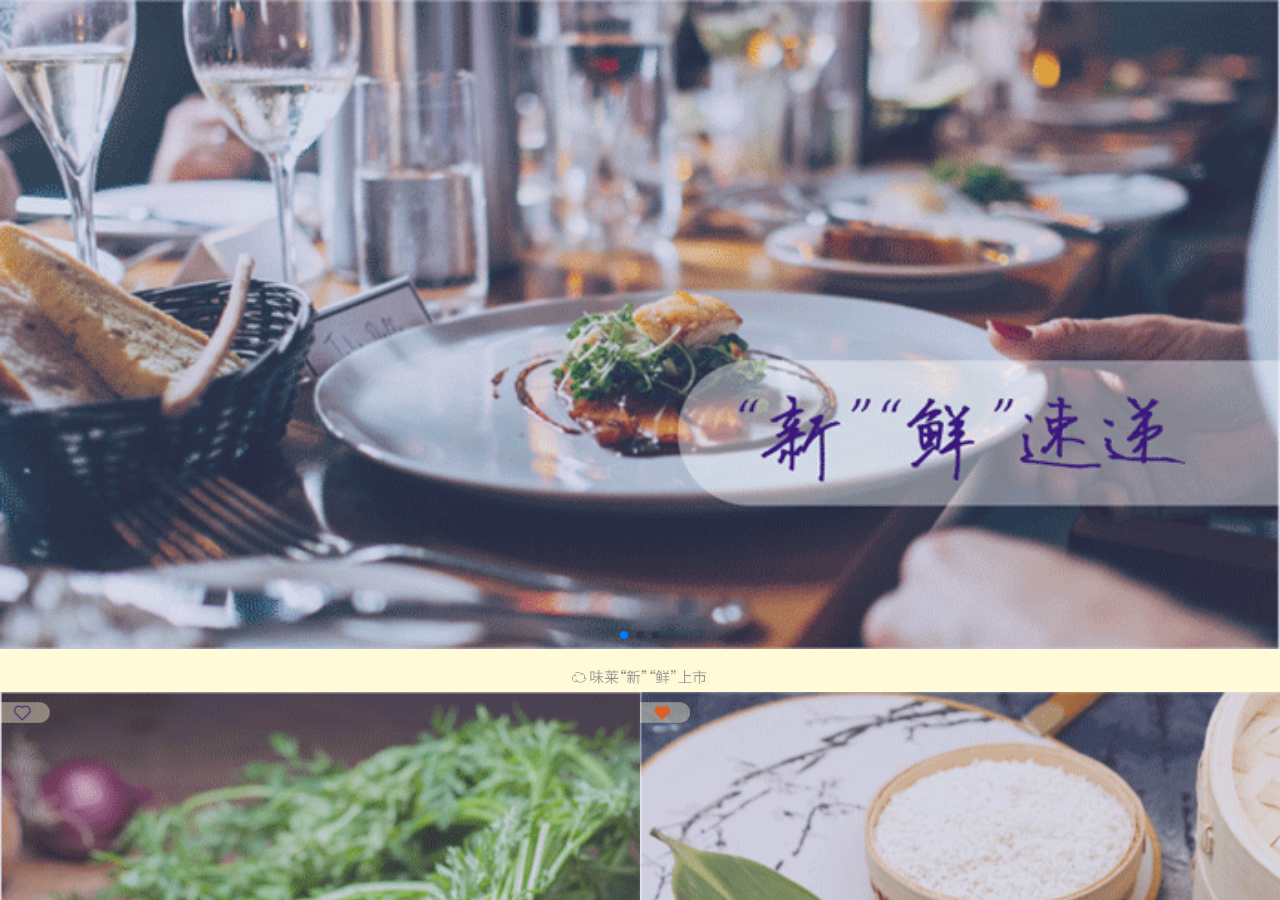
<file: xiaduxiaozhen/new-goods.html>
<!DOCTYPE html>
<html lang="en">
<head>
    <meta charset="utf-8">
    <meta name="viewport" content="width=device-width,initial-scale=1.0">
    <meta name="MobileOptimized" content="420">
    <meta name="apple-mobile-web-app-capable" content="yes"/>
    <meta name="mobile-web-app-capable" content="yes">
    <meta http-equiv="X-UA-Compatible" content="IE=edge,chrome=1">
    <meta name="apple-mobile-web-app-status-bar-style" content="black-translucent"/>
    <meta name="screen-orientation" content="portrait">
    <meta name="x5-orientation" content="portrait">
    <meta name="renderer" content="webkit">
    <meta content="telephone=no" name="format-detection">
    <title>新商品</title>
    <link rel="stylesheet" href="css/normalize.css">
    <link rel="stylesheet" href="css/index.css">


    <link rel="stylesheet" href="plugin/css/swiper.min.css">
    <script src="plugin/js/jquery-1.12.4.min.js"></script>
    <script src="plugin/js/swiper.min.js"></script>
    <script src="js/global.js"></script>

    <style>
        .weilai-new-goods-group {
            margin-top: 15px;
        }

        .weilai-new-goods-group .group_title {
            margin: 7px auto;
            display: block;
            height: 16px;
            width: auto;
        }

        .weilai-new-goods-group .group_content {
            margin-bottom: 25px;
        }

        .weilai-new-goods-group .group_content .left {
            width: 45%;
            float: left;
            font-size: 12px;
            display: inline-block;
            border: 1px solid #6b5095;
            color: #e05d27;
            border-radius: 100px;
            line-height: 21px;
            text-align: center;
            margin-left: 6%;
        }

        .weilai-new-goods-group .group_content .right {
            width: 40%;
            float: right;
            font-size: 12px;
            background-color: #e05d27;
            line-height: 20px;
            display: inline-block;
            padding: 0 10px;
            border-radius: 100px;
            border: 1px solid #e05d27;
            text-align: center;
            margin-right: 5%;
            color: #fff;
        }

        .weilai-new-goods-group .group_content_left {
            float: left;
            width: 50%;
            margin-bottom: 15px;
            position: relative;
        }

        .weilai-new-goods-group .group_content_left .group_content_collection {
            position: absolute;
            width: 50px;
            height: 25px;
            background-image: url(image/vegetables/collection-icon.png);
            background-repeat: no-repeat;
            background-size: contain;
            top: 10px;
        }

        .weilai-new-goods-group .group_content_left .group_content_collection.active {
            background-image: url(image/vegetables/collection-active-icon.png);
        }

    </style>
    <script>
        $(function () {
            var mySwiper = new Swiper('.swiper-container', {
                loop: true,

                pagination: {
                    el: '.swiper-pagination'
                }
            })
        })
    </script>
</head>
<body>
<div class="weilai-container">
    <div class="weilai-new-goods weilai-index-background">
        <div class="swiper-container">
            <div class="swiper-wrapper">
                <div class="swiper-slide">
                    <img src="image/newGoods/goods-top.png" alt="">
                </div>
                <div class="swiper-slide">
                    <img src="image/newGoods/goods-top.png" alt="">
                </div>
                <div class="swiper-slide">
                    <img src="image/newGoods/goods-top.png" alt="">
                </div>
            </div>
            <div class="swiper-pagination"></div>
        </div>
        <div class="weilai-new-goods-group">
            <img class="group_title" src="image/newGoods/new_goods_05.png" alt="">
            <ul class="group_content clearfix">
                <li class="group_content_left">
                    <span class="group_content_collection"></span>
                    <img src="image/vegetables/luobo-icon.png" alt="">
                    <div class="clearfix">
                        <span class="left">胡萝卜</span>
                        <span class="right">¥10/200g</span>
                    </div>
                </li>
                <li class="group_content_left">
                    <span class="group_content_collection active"></span>
                    <img src="image/vegetables/zonzi-icon.png" alt="">
                    <div class="clearfix">
                        <span class="left">蛋黄粽子</span>
                        <span class="right">¥8/个</span>
                    </div>
                </li>
                <li class="group_content_left">
                    <span class="group_content_collection active"></span>
                    <img src="image/vegetables/luobo-icon.png" alt="">
                    <div class="clearfix">
                        <span class="left">胡萝卜</span>
                        <span class="right">¥10/200g</span>
                    </div>
                </li>
                <li class="group_content_left">
                    <span class="group_content_collection"></span>
                    <img src="image/vegetables/zonzi-icon.png" alt="">
                    <div class="clearfix">
                        <span class="left">蛋黄粽子</span>
                        <span class="right">¥8/个</span>
                    </div>
                </li>
            </ul>
        </div>
    </div>
</div>

</body>
</html>
</file>
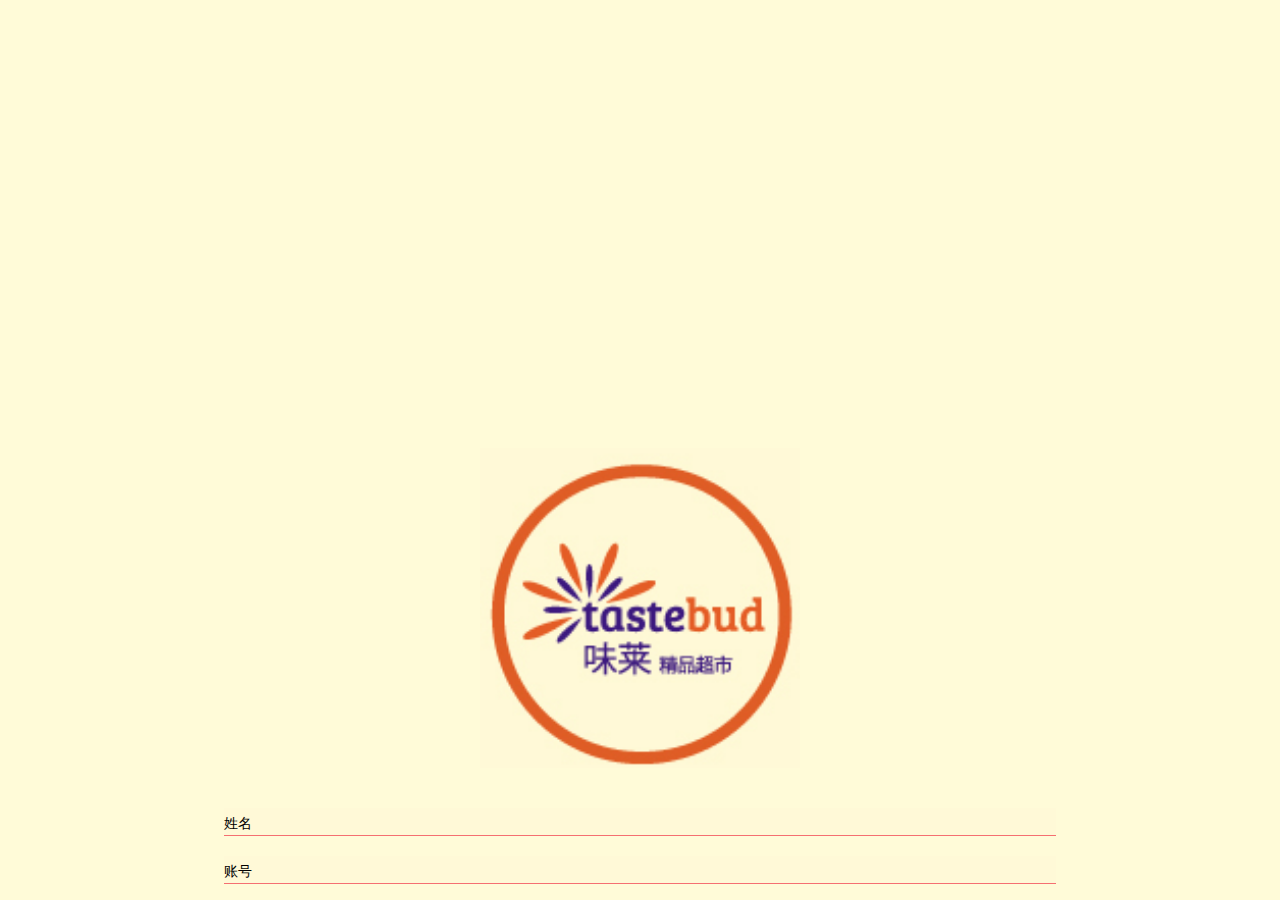
<file: xiaduxiaozhen/register.html>
<!DOCTYPE html>
<html lang="en">
<head>
    <meta charset="utf-8">
    <meta name="viewport" content="width=device-width,initial-scale=1.0">
    <meta name="MobileOptimized" content="420">
    <meta name="apple-mobile-web-app-capable" content="yes"/>
    <meta name="mobile-web-app-capable" content="yes">
    <meta http-equiv="X-UA-Compatible" content="IE=edge,chrome=1">
    <meta name="apple-mobile-web-app-status-bar-style" content="black-translucent"/>
    <meta name="screen-orientation" content="portrait">
    <meta name="x5-orientation" content="portrait">
    <meta name="renderer" content="webkit">
    <meta content="telephone=no" name="format-detection">
    <title>注册</title>
    <link rel="stylesheet" href="css/normalize.css">
    <link rel="stylesheet" href="css/index.css">
    <link rel="stylesheet" href="plugin/css/rippler.min.css">
    <script src="plugin/js/jquery-1.12.4.min.js"></script>
    <script src="plugin/js/jquery.rippler.min.js"></script>
    <script src="js/global.js"></script>
    <style>
        .weilai-login-icon {
            display: block;
            margin: 35% auto 40px auto;
            width: 25%;
        }

        .weilai-login-group {
            margin: 20px auto;
            width: 65%;
            position: relative;
        }

        .weilai-login-group .login-group_text {
            position: absolute;
            line-height: 30px;
            font-size: 14px;
        }

        .weilai-login-group .login-group_input {
            width: 100%;
            background-color: #fff9d7;
            border-bottom: 1px solid #f56f71;
            line-height: 25px;
            font-size: 16px;
            text-align: center;
            padding: 1px 3em;
            color: #8c8c8c;
        }

        .weilai-login-group .login-group_input.input_get_code {
            padding-right: 5em;
        }

        .weilai-login-button {
            margin: 15% auto;
            display: block;
            width: 65%;
            text-align: center;
            padding: 13px;
            background-color: #de5d25;
            color: #fff;
            border-radius: 100px;
        }

        .weilai-login-group .login-group_code {
            position: absolute;
            top: 5px;
            line-height: 20px;
            font-size: 10px;
            right: 0;
            background-color: #de5d25;
            border-radius: 100px;
            padding: 0 7px;
            color: #fff;
        }
    </style>
</head>
<body>
<div class="weilai-container">
    <div class="weilai-login weilai-index-background">
        <img class="weilai-login-icon" src="image/login/login_03.png" alt="">
        <div class="weilai-login-group">
            <span class="login-group_text">姓名</span>
            <input class="login-group_input" type="text">
        </div>
        <div class="weilai-login-group">
            <span class="login-group_text">账号</span>
            <input class="login-group_input" type="text">
        </div>
        <div class="weilai-login-group">
            <span class="login-group_text">密码</span>
            <input class="login-group_input" type="password">
        </div>
        <div class="weilai-login-group">
            <span class="login-group_text">手机号</span>
            <input class="login-group_input" type="text">
        </div>
        <div class="weilai-login-group">
            <span class="login-group_text">验证码</span>
            <input class="login-group_input input_get_code" type="text">
            <span class="login-group_code">获取验证码</span>
        </div>
        <div class="weilai-login-button rippler rippler-default">
            注册
        </div>
    </div>
</div>

</body>
</html>
</file>
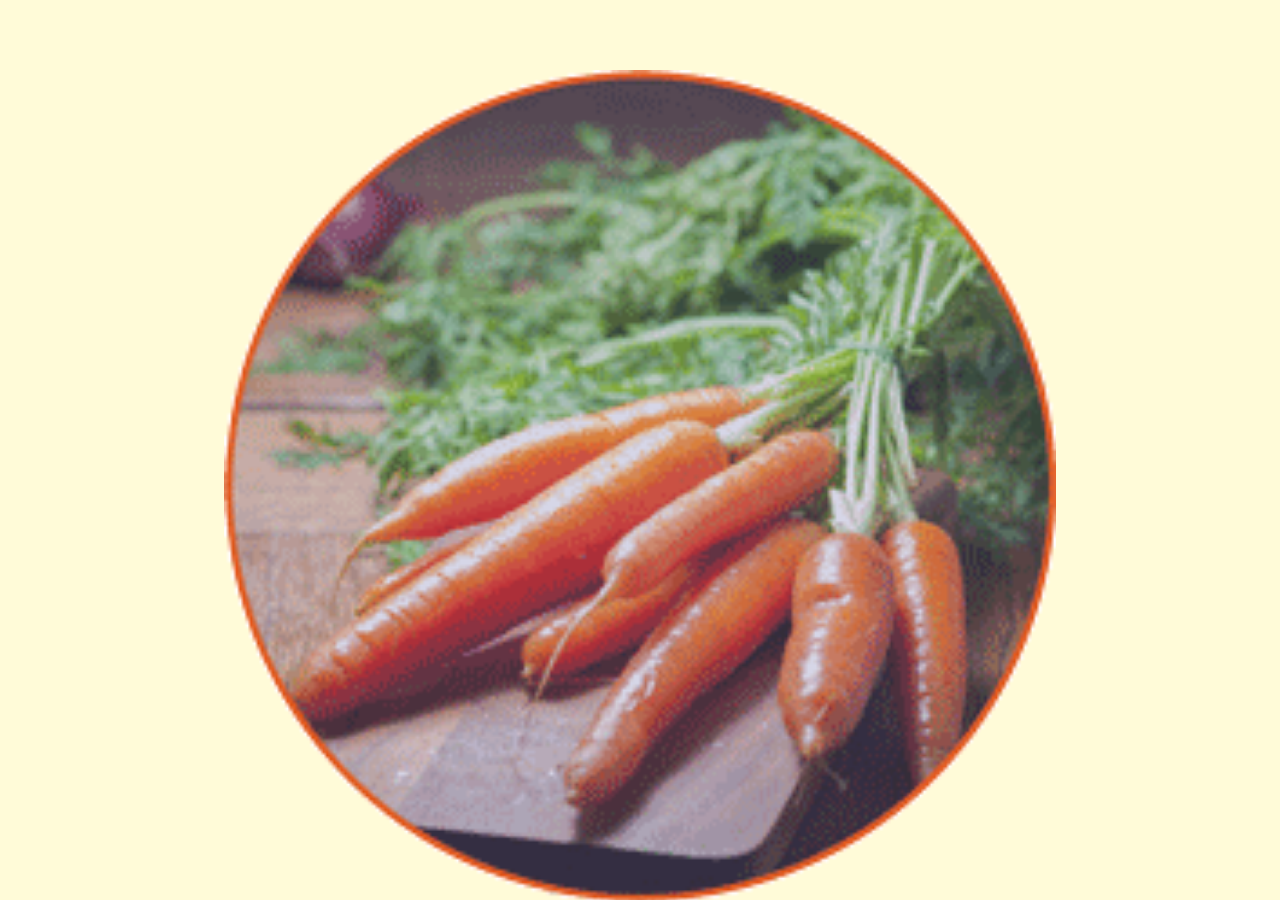
<file: xiaduxiaozhen/shop-introduce.html>
<!DOCTYPE html>
<html lang="en">
<head>
    <meta charset="utf-8">
    <meta name="viewport" content="width=device-width,initial-scale=1.0">
    <meta name="MobileOptimized" content="420">
    <meta name="apple-mobile-web-app-capable" content="yes"/>
    <meta name="mobile-web-app-capable" content="yes">
    <meta http-equiv="X-UA-Compatible" content="IE=edge,chrome=1">
    <meta name="apple-mobile-web-app-status-bar-style" content="black-translucent"/>
    <meta name="screen-orientation" content="portrait">
    <meta name="x5-orientation" content="portrait">
    <meta name="renderer" content="webkit">
    <meta content="telephone=no" name="format-detection">
    <title>商品简介</title>
    <link rel="stylesheet" href="css/normalize.css">
    <link rel="stylesheet" href="css/index.css">
    <style>
        .weilai-shop-introduce-top{
            width: 65%;
            margin: 70px auto 20px auto;
            display: block;
        }
        .weilai-shop-introduce-collection{
            background-image: url("image/shopIntroduce/collection.png");
            background-repeat:no-repeat;
            background-size: contain;
            width: 120px;
            height: 40px;
            margin: auto;
        }
        .weilai-shop-introduce-collection.active{
            background-image: url("image/shopIntroduce/collection-active.png");
        }
        .weilai-shop-introduce-text{
            text-align: center;
            font-size: 13px;
            color: #8f77bd;
            margin: 0 40px;
            line-height: 1.6;
            margin-top:15px;
        }
        .weilai-shop-introduce-buttons{
            margin: 0 15px;
            margin-top:40px;
            text-align: center;
            line-height: 35px;
        }
        .weilai-shop-introduce-buttons .name{
            float: left;
            width: 60%;
            border-radius: 100px;
            color: #e05d27;
            border: 1px solid #8f77bd;
        }
        .weilai-shop-introduce-buttons .price{
            width: 35%;
            float: right;
            border: 1px solid #e05d27;
            background-color: #e05d27;
            border-radius: 100px;
            color: #fff;
            font-size:12px;
        }
        .weilai-shop-introduce-buttons .num {
            font-size:16px;
        }
    </style>
</head>
<body>
<div class="weilai-container">
    <div class="weilai-shop-introduce weilai-index-background">
        <img class="weilai-shop-introduce-top" src="image/shopIntroduce/top-icon.png" alt="">
        <div class="weilai-shop-introduce-collection"></div>
        <p class="weilai-shop-introduce-text">胡萝卜营养价值丰富，包含多种胡萝卜素,维生素及微量元素等，被称为'平民人参'</p>
        <p class="weilai-shop-introduce-text">新品上市，折扣多多，收藏参与线下选购！</p>
        <div class="weilai-shop-introduce-buttons clearfix">
            <span class="name">胡萝卜</span>
            <span class="price"><span class="num">¥10</span>/200g</span>
        </div>
    </div>
</div>
</body>
</html>
</file>
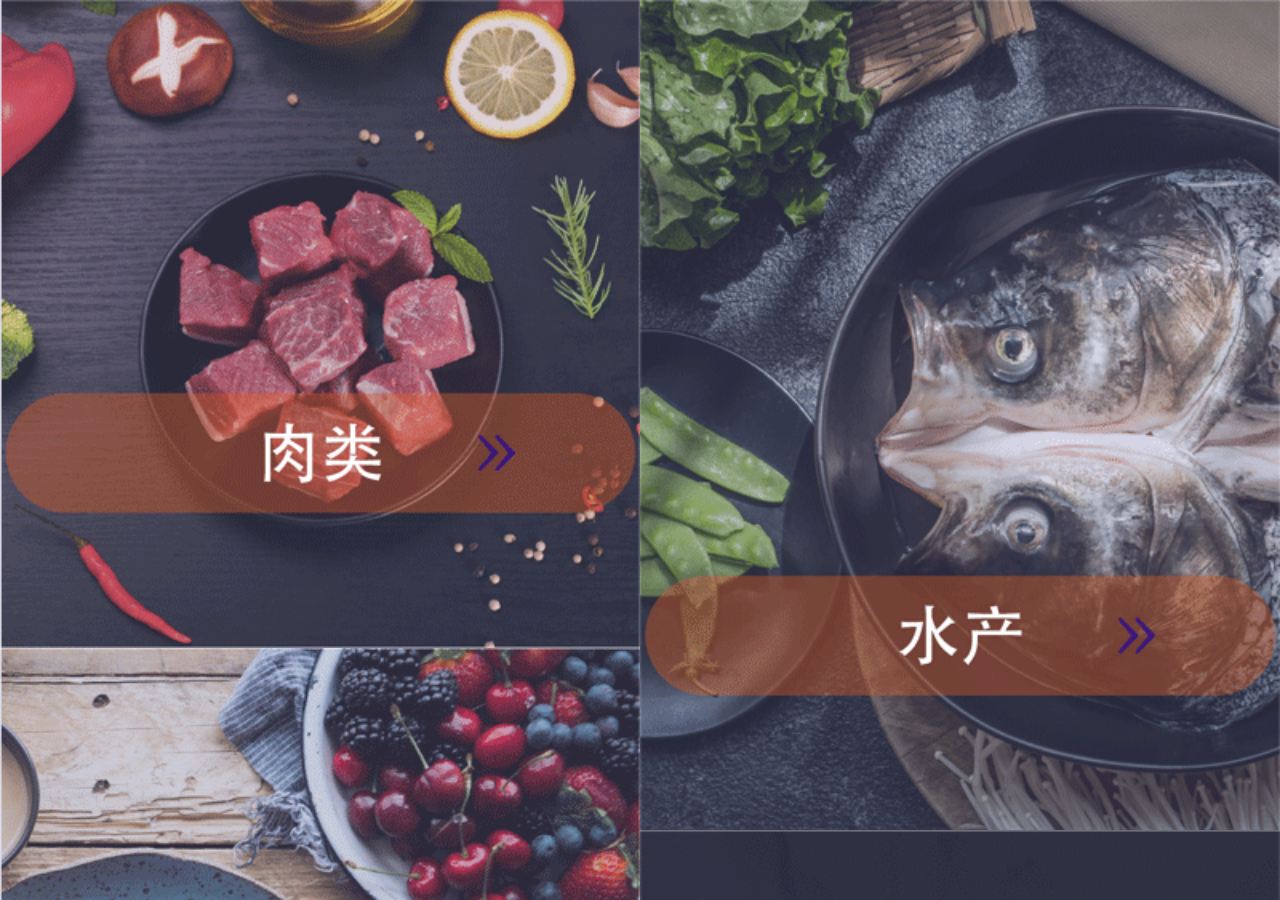
<file: xiaduxiaozhen/vegetables-type.html>
<!DOCTYPE html>
<html lang="en">
<head>
    <meta charset="utf-8">
    <meta name="viewport" content="width=device-width,initial-scale=1.0">
    <meta name="MobileOptimized" content="420">
    <meta name="apple-mobile-web-app-capable" content="yes"/>
    <meta name="mobile-web-app-capable" content="yes">
    <meta http-equiv="X-UA-Compatible" content="IE=edge,chrome=1">
    <meta name="apple-mobile-web-app-status-bar-style" content="black-translucent"/>
    <meta name="screen-orientation" content="portrait">
    <meta name="x5-orientation" content="portrait">
    <meta name="renderer" content="webkit">
    <meta content="telephone=no" name="format-detection">
    <title>蔬菜</title>
    <link rel="stylesheet" href="css/normalize.css">
    <link rel="stylesheet" href="css/index.css">
    <style>
        .weilai-vegetables-type {
            display: flex;
            flex-direction: row;
        }

        .weilai-vegetables-type > div {
            font-size: 0;
            width: 50%;
        }
    </style>
</head>
<body>
<div class="weilai-container">
    <div class="weilai-vegetables-type weilai-index-background clearfix">
        <div>
            <img src="image/vegetables/type_01.png" alt="">
            <img src="image/vegetables/type_03.png" alt="">
            <img src="image/vegetables/type_05.png" alt="">
            <img src="image/vegetables/type_07.png" alt="">
            <img src="image/vegetables/type_09.png" alt="">
            <img src="image/vegetables/type_11.png" alt="">
            <img src="image/vegetables/type_13.png" alt="">
            <img src="image/vegetables/type_15.png" alt="">
            <img src="image/vegetables/type_17.png" alt="">

        </div>
        <div>
            <img src="image/vegetables/type_02.png" alt="">
            <img src="image/vegetables/type_04.png" alt="">
            <img src="image/vegetables/type_06.png" alt="">
            <img src="image/vegetables/type_08.png" alt="">
            <img src="image/vegetables/type_10.png" alt="">
            <img src="image/vegetables/type_12.png" alt="">
            <img src="image/vegetables/type_14.png" alt="">
            <img src="image/vegetables/type_16.png" alt="">
        </div>
    </div>
</div>
</body>
</html>
</file>
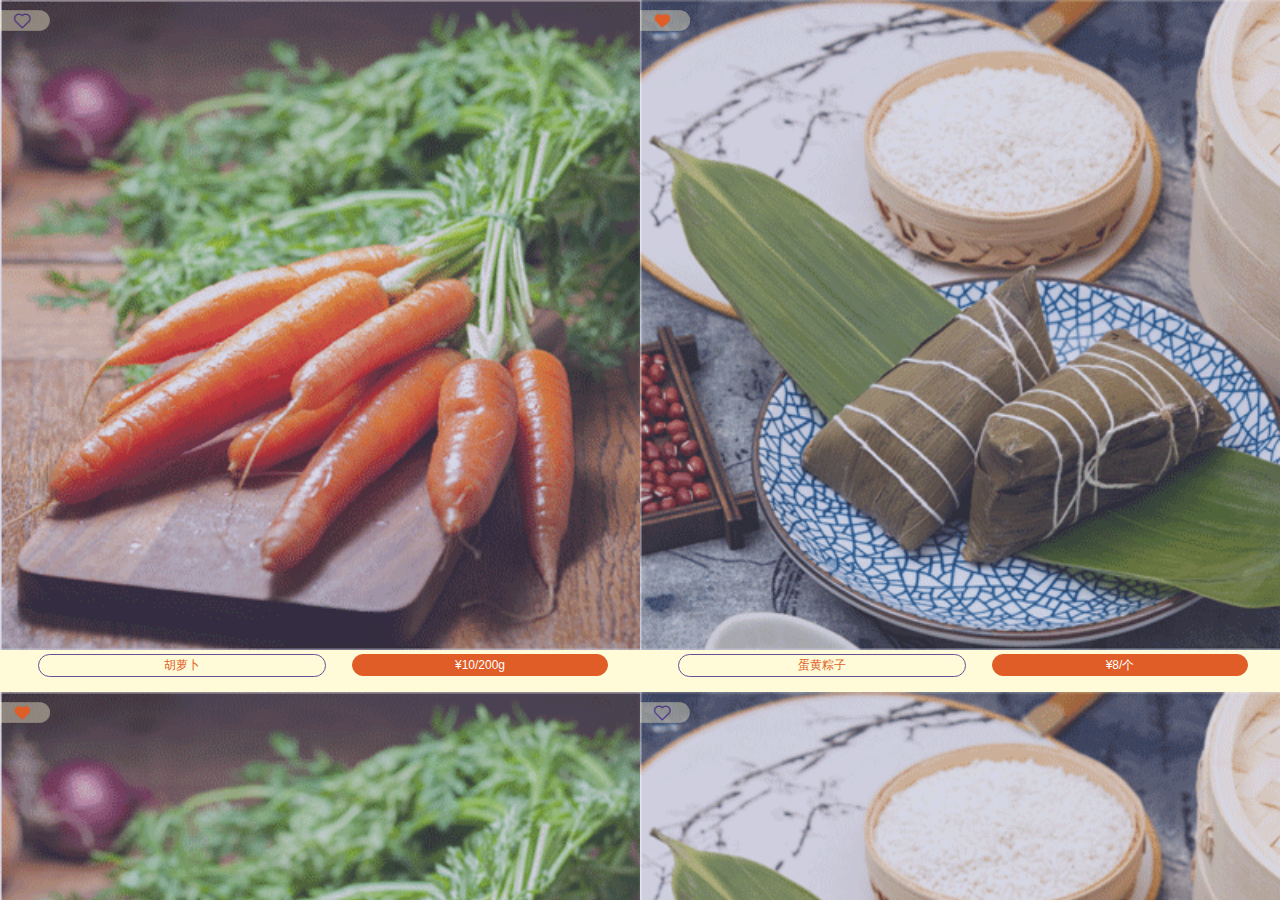
<file: xiaduxiaozhen/vegetables.html>
<!DOCTYPE html>
<html lang="en">
<head>
    <meta charset="utf-8">
    <meta name="viewport" content="width=device-width,initial-scale=1.0">
    <meta name="MobileOptimized" content="420">
    <meta name="apple-mobile-web-app-capable" content="yes"/>
    <meta name="mobile-web-app-capable" content="yes">
    <meta http-equiv="X-UA-Compatible" content="IE=edge,chrome=1">
    <meta name="apple-mobile-web-app-status-bar-style" content="black-translucent"/>
    <meta name="screen-orientation" content="portrait">
    <meta name="x5-orientation" content="portrait">
    <meta name="renderer" content="webkit">
    <meta content="telephone=no" name="format-detection">
    <title>蔬菜</title>
    <link rel="stylesheet" href="css/normalize.css">
    <link rel="stylesheet" href="css/index.css">

    <style>
        .weilai-new-goods-group .group_content {
            margin-bottom: 25px;
        }

        .weilai-new-goods-group .group_content .left {
            width: 45%;
            float: left;
            font-size: 12px;
            display: inline-block;
            border: 1px solid #6b5095;
            color: #e05d27;
            border-radius: 100px;
            line-height: 21px;
            text-align: center;
            margin-left: 6%;
        }

        .weilai-new-goods-group .group_content .right {
            width: 40%;
            float: right;
            font-size: 12px;
            background-color: #e05d27;
            line-height: 20px;
            display: inline-block;
            padding: 0 10px;
            border-radius: 100px;
            border: 1px solid #e05d27;
            text-align: center;
            margin-right: 5%;
            color: #fff;
        }

        .weilai-new-goods-group .group_content_left {
            float: left;
            width: 50%;
            margin-bottom:15px;
            position: relative;
        }
        .weilai-new-goods-group .group_content_left .group_content_collection {
            position: absolute;
            width: 50px;
            height: 25px;
            background-image: url(image/vegetables/collection-icon.png);
            background-repeat: no-repeat;
            background-size: contain;
            top: 10px;
        }
        .weilai-new-goods-group .group_content_left .group_content_collection.active{
            background-image: url(image/vegetables/collection-active-icon.png);
        }
    </style>
</head>
<body>
<div class="weilai-container">
    <div class="weilai-new-goods weilai-index-background">
        <div class="weilai-new-goods-group">
            <ul class="group_content clearfix">
                <li class="group_content_left">
                    <span class="group_content_collection"></span>
                    <img src="image/vegetables/luobo-icon.png" alt="">
                    <div class="clearfix">
                        <span class="left">胡萝卜</span>
                        <span class="right">¥10/200g</span>
                    </div>
                </li>
                <li class="group_content_left">
                    <span class="group_content_collection active"></span>
                    <img src="image/vegetables/zonzi-icon.png" alt="">
                    <div class="clearfix">
                        <span class="left">蛋黄粽子</span>
                        <span class="right">¥8/个</span>
                    </div>
                </li>
                <li class="group_content_left">
                    <span class="group_content_collection active"></span>
                    <img src="image/vegetables/luobo-icon.png" alt="">
                    <div class="clearfix">
                        <span class="left">胡萝卜</span>
                        <span class="right">¥10/200g</span>
                    </div>
                </li>
                <li class="group_content_left">
                    <span class="group_content_collection"></span>
                    <img src="image/vegetables/zonzi-icon.png" alt="">
                    <div class="clearfix">
                        <span class="left">蛋黄粽子</span>
                        <span class="right">¥8/个</span>
                    </div>
                </li>
            </ul>
        </div>
    </div>
</div>

</body>
</html>
</file>
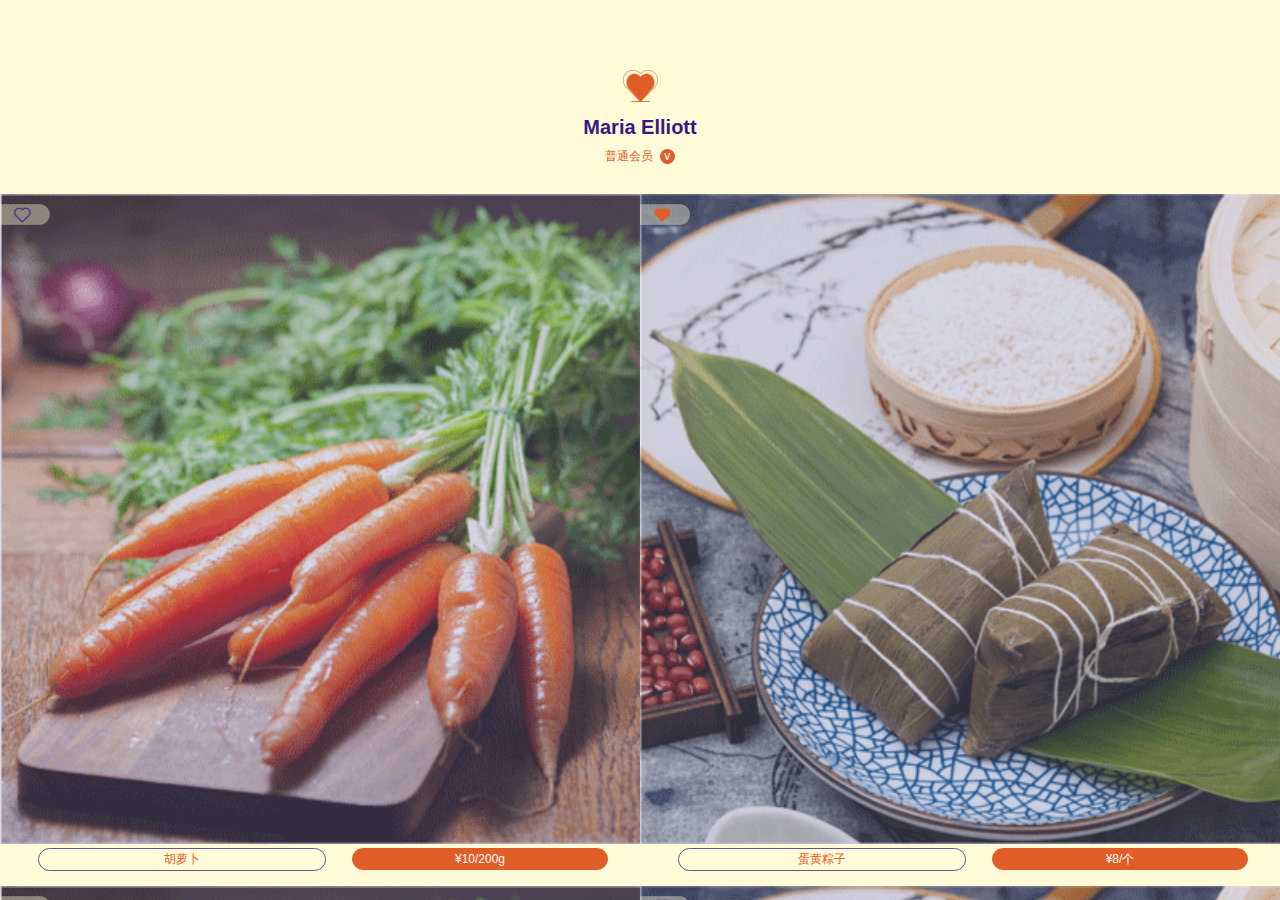
<file: xiaduxiaozhen/wish-list.html>
<!DOCTYPE html>
<html lang="en">
<head>
    <meta charset="utf-8">
    <meta name="viewport" content="width=device-width,initial-scale=1.0">
    <meta name="MobileOptimized" content="420">
    <meta name="apple-mobile-web-app-capable" content="yes"/>
    <meta name="mobile-web-app-capable" content="yes">
    <meta http-equiv="X-UA-Compatible" content="IE=edge,chrome=1">
    <meta name="apple-mobile-web-app-status-bar-style" content="black-translucent"/>
    <meta name="screen-orientation" content="portrait">
    <meta name="x5-orientation" content="portrait">
    <meta name="renderer" content="webkit">
    <meta content="telephone=no" name="format-detection">
    <title>心愿单</title>
    <link rel="stylesheet" href="css/normalize.css">
    <link rel="stylesheet" href="css/index.css">
    <style>
        .weilai-wish-top {
            text-align: center;
            margin: 70px 0 30px 0;
        }

        .weilai-wish-top .wish_icon {
            width: 35px;
        }

        .weilai-wish-top .wish_name {
            font-size: 20px;
            color: #3b1880;
            font-weight: 600;
            margin: 10px 0;
        }

        .weilai-wish-top .wish_member {
            font-size: 12px;
            color: #e05d27;
        }

        .weilai-wish-top .wish_member_icon {
            border-radius: 100px;
            display: inline-block;
            width: 15px;
            height: 15px;
            background-color: #e05d27;
            color: #fff;
            text-align: center;
            line-height: 15px;
            margin-left: 3px;
        }

        .weilai-wish-group .group_content {
            margin-bottom: 25px;
        }

        .weilai-wish-group .group_content .left {
            width: 45%;
            float: left;
            font-size: 12px;
            display: inline-block;
            border: 1px solid #6b5095;
            color: #e05d27;
            border-radius: 100px;
            line-height: 21px;
            text-align: center;
            margin-left: 6%;
        }

        .weilai-wish-group .group_content .right {
            width: 40%;
            float: right;
            font-size: 12px;
            background-color: #e05d27;
            line-height: 20px;
            display: inline-block;
            padding: 0 10px;
            border-radius: 100px;
            border: 1px solid #e05d27;
            text-align: center;
            margin-right: 5%;
            color: #fff;
        }

        .weilai-wish-group .group_content_left {
            float: left;
            width: 50%;
            margin-bottom: 15px;
            position: relative;
        }

        .weilai-wish-group .group_content_left .group_content_collection {
            position: absolute;
            width: 50px;
            height: 25px;
            background-image: url(image/vegetables/collection-icon.png);
            background-repeat: no-repeat;
            background-size: contain;
            top: 10px;
        }

        .weilai-wish-group .group_content_left .group_content_collection.active {
            background-image: url(image/vegetables/collection-active-icon.png);
        }

    </style>
</head>
<body>
<div class="weilai-container">
    <div class="weilai-wish weilai-index-background">
        <div class="weilai-wish-top">
            <img class="wish_icon" src="image/wish/wish.png" alt="">
            <p class="wish_name">Maria Elliott</p>
            <p class="wish_member">
                普通会员
                <span class="wish_member_icon">v</span></p>
        </div>
        <div class="weilai-wish-group">
            <ul class="group_content clearfix">
                <li class="group_content_left">
                    <span class="group_content_collection"></span>
                    <img src="image/vegetables/luobo-icon.png" alt="">
                    <div class="clearfix">
                        <span class="left">胡萝卜</span>
                        <span class="right">¥10/200g</span>
                    </div>
                </li>
                <li class="group_content_left">
                    <span class="group_content_collection active"></span>
                    <img src="image/vegetables/zonzi-icon.png" alt="">
                    <div class="clearfix">
                        <span class="left">蛋黄粽子</span>
                        <span class="right">¥8/个</span>
                    </div>
                </li>
                <li class="group_content_left">
                    <span class="group_content_collection active"></span>
                    <img src="image/vegetables/luobo-icon.png" alt="">
                    <div class="clearfix">
                        <span class="left">胡萝卜</span>
                        <span class="right">¥10/200g</span>
                    </div>
                </li>
                <li class="group_content_left">
                    <span class="group_content_collection"></span>
                    <img src="image/vegetables/zonzi-icon.png" alt="">
                    <div class="clearfix">
                        <span class="left">蛋黄粽子</span>
                        <span class="right">¥8/个</span>
                    </div>
                </li>
            </ul>
        </div>
    </div>
</div>
</body>
</html>
</file>
<file: xiaduxiaozhen/css/index.css>
/**/
*, ::after, ::before {
    box-sizing: border-box;
}

*::-webkit-scrollbar {
    width: 0;
    height: 0;
}

html {
    overflow: hidden;
    -ms-touch-action: pan-y;
    touch-action: pan-y;
    -webkit-user-select: none;
    -moz-user-select: none;
    -ms-user-select: none;
    user-select: none;
    font-family: sans-serif;
    -ms-text-size-adjust: 100%;
    -webkit-text-size-adjust: 100%;
}

body {
    -webkit-touch-callout: none;
    -webkit-font-smoothing: antialiased;
    font-smoothing: antialiased;
    -webkit-text-size-adjust: none;
    -moz-text-size-adjust: none;
    text-size-adjust: none;
    -webkit-tap-highlight-color: transparent;
    -webkit-user-select: none;
    -moz-user-select: none;
    -ms-user-select: none;
    user-select: none;
    top: 0;
    right: 0;
    bottom: 0;
    left: 0;
    overflow: hidden;
    margin: 0;
    padding: 0;
    word-wrap: break-word;
    font-family: "-apple-system", "Helvetica Neue", Roboto, "Segoe UI", sans-serif;
    text-rendering: optimizeLegibility;
    -webkit-backface-visibility: hidden;
    -webkit-user-drag: none;
    -ms-content-zooming: none;
}

.weilai-container {
    position: absolute;
    display: block;
    width: 100%;
    height: 100%;
    overflow-x: hidden;
    overflow-y: auto;
    -webkit-overflow-scrolling: touch;
}

ol, ul, ul {
    list-style-type: none;
}

a {
    text-decoration: none;
    color: inherit;
}

a, abbr, address, article, aside, audio, b, blockquote, body, canvas, caption, cite,
code, dd, del, details, dfn, div, dl, dt, em, fieldset, figcaption, figure, footer,
form, h1, h2, h3, h4, h5, h6, header, hgroup, hr, html, i, iframe, img, ins, kbd, label,
legend, li, mark, menu, nav, object, ol, p, pre, q, samp, section, small, span, strong, sub,
summary, sup, table, tbody, td, tfoot, th, thead, time, tr, ul, var, video {
    margin: 0;
    padding: 0;
    border: 0;
}

img {
    height: auto;
    width: 100%;
}

input, textarea, button {
    -webkit-appearance: none;
    border: 0;
    outline: 0;
}

input, textarea {
    font-size: 16px;
}

.left {
    float: left;
}

.right {
    float: right;
}

.center:after {
    content: '';
    display: table;
    clear: both;
}

.clearfix:after {
    content: '';
    display: table;
    clear: both;
}

.weilai-index-background {
    background-color: #fffbd8;
    overflow: auto;
    height: 100%;
}

.swiper-slide img{
    transition: all .2s ease-in-out;
}
.swiper-slide img.active{
    transform: scale(1.2);
    filter: blur(1px);
    -webkit-filter: blur(1px);
}
</file>
<file: xiaduxiaozhen/plugin/css/rippler.min.css>
/*!
 * rippler v0.1.1
 * http://blivesta.github.io/rippler/
 * Licensed under MIT
 * Author : blivesta
 * http://blivesta.com/
 */.rippler{position:relative;overflow:hidden;cursor:pointer;-webkit-user-select:none;-moz-user-select:none;-ms-user-select:none;user-select:none}.rippler:focus,.rippler:active{outline:0}.rippler::-moz-focus-inner{border:0}.rippler-button{display:inline-block}.rippler-img{display:block}.rippler-circle-mask{border-radius:50%;-webkit-mask:url(../svg/circle.svg) no-repeat;-webkit-mask-size:100%}.rippler-effect{position:absolute;opacity:.2}.rippler-default .rippler-svg{fill:#fff}.rippler-inverse .rippler-svg{fill:#000}.rippler-bs-default .rippler-svg{fill:#000}.rippler-bs-inverse .rippler-svg{fill:#000}.rippler-bs-primary .rippler-svg{fill:#428bca}.rippler-bs-info .rippler-svg{fill:#5bc0de}.rippler-bs-success .rippler-svg{fill:#5cb85c}.rippler-bs-warning .rippler-svg{fill:#ed9c28}.rippler-bs-danger .rippler-svg{fill:#d2322d}.rippler-div{border-radius:50%}.rippler-default .rippler-div{background-color:#fff}.rippler-inverse .rippler-div{background-color:#000}.rippler-bs-default .rippler-div{background-color:#000}.rippler-bs-inverse .rippler-div{background-color:#000}.rippler-bs-primary .rippler-div{background-color:#428bca}.rippler-bs-info .rippler-div{background-color:#5bc0de}.rippler-bs-success .rippler-div{background-color:#5cb85c}.rippler-bs-warning .rippler-div{background-color:#ed9c28}.rippler-bs-danger .rippler-div{background-color:#d2322d}
</file>
